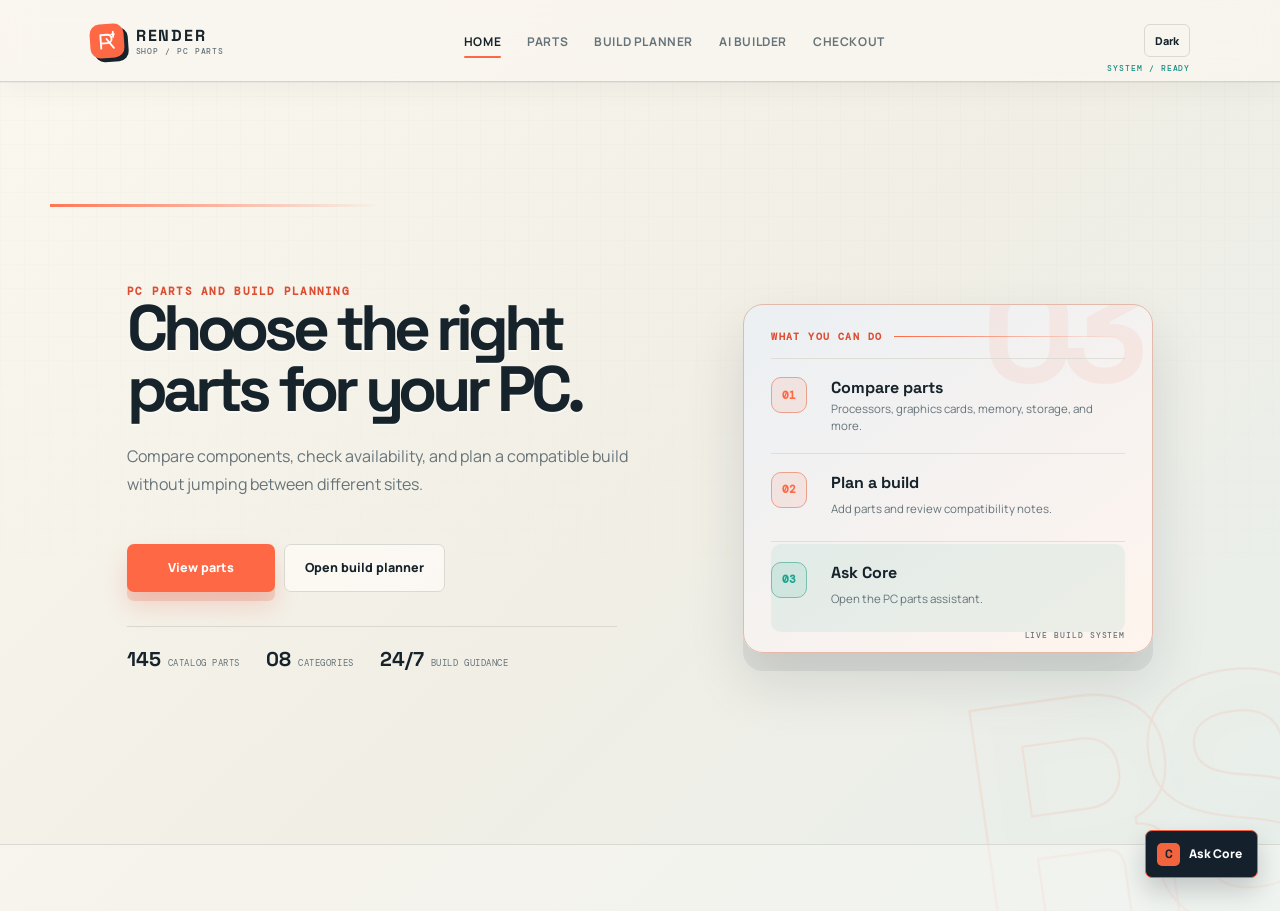
<file: index.html>
<!doctype html>
<html lang="en">
  <head>
    <meta charset="UTF-8" />
    <meta name="viewport" content="width=device-width, initial-scale=1.0" />
    <meta name="description" content="Render Shop helps you compare PC parts and plan a compatible build." />
    <link rel="icon" type="image/svg+xml" href="favicon.svg" />
    <link rel="stylesheet" href="style.css" />
    <link rel="stylesheet" href="pages-additions.css" />
    <title>Render Shop | Home</title>
    <link rel="stylesheet" href="ai-bubble.css" />
    <link rel="stylesheet" href="theme.css" />
  </head>
  <body class="fixed-page">
    <nav class="navbar">
      <a class="logo" href="index.html"
        ><span class="logo-icon" aria-hidden="true"
          ><svg viewBox="0 0 32 32" focusable="false">
            <path d="M8 24V8h8a5 5 0 0 1 0 10H8m7-5 8 11" />
            <path d="M21 8h3M23 5v6" /></svg></span
        ><span class="logo-wordmark"><strong>RENDER</strong><small>SHOP / PC PARTS</small></span></a
      >
      <ul class="nav-links">
        <li><a class="active" href="index.html">Home</a></li>
        <li><a href="catalog.html">Parts</a></li>
        <li><a href="builder.html">Build planner</a></li>
        <li><a href="recommendations.html">AI Builder</a></li>
      </ul>
    </nav>
    <main class="page-main home-page">
      <div class="home-copy">
        <p class="eyebrow">PC parts and build planning</p>
        <h1>Choose the right parts for your PC.</h1>
        <p>
          Compare components, check availability, and plan a compatible build without jumping between different sites.
        </p>
        <div class="home-actions">
          <a href="catalog.html" class="btn btn-primary">View parts</a
          ><a href="builder.html" class="btn btn-secondary">Open build planner</a>
        </div>
        <div class="home-stats">
          <div><strong>145</strong><span>catalog parts</span></div>
          <div><strong>08</strong><span>categories</span></div>
          <div><strong>24/7</strong><span>build guidance</span></div>
        </div>
      </div>
      <div class="home-side">
        <div class="home-side-label">What you can do</div>
        <a href="catalog.html"
          ><span>01</span><b>Compare parts</b><small>Processors, graphics cards, memory, storage, and more.</small></a
        ><a href="builder.html"
          ><span>02</span><b>Plan a build</b><small>Add parts and review compatibility notes.</small></a
        ><button class="home-side-chat" type="button" aria-controls="coreChatPanel">
          <span>03</span><b>Ask Core</b><small>Open the PC parts assistant.</small>
        </button>
      </div>
    </main>
    <div class="core-chat">
      <button class="core-chat-launcher" type="button" aria-expanded="false" aria-controls="coreChatPanel">
        <span class="core-chat-mark">C</span><span>Ask Core</span>
      </button>
      <section class="core-chat-panel" id="coreChatPanel" hidden aria-label="Core PC parts assistant">
        <header class="core-chat-header" title="Drag to move">
          <div><strong>Core</strong><small>PC parts assistant</small></div>
          <div class="core-chat-header-actions">
            <button class="core-chat-minimize" type="button" aria-label="Minimize chat">&minus;</button
            ><button class="core-chat-close" type="button" aria-label="Close chat">&times;</button>
          </div>
        </header>
        <div class="core-chat-messages" aria-live="polite">
          <div class="core-chat-message assistant">
            Tell me what you are building, your budget, or which part you are unsure about.
          </div>
        </div>
        <form class="core-chat-form">
          <textarea rows="2" placeholder="Ask about a part or build..." aria-label="Message Core"></textarea
          ><button type="submit">Send</button>
        </form>
        <div class="core-chat-note">Uses Groq's free API tier when GROQ_API_KEY is configured.</div>
      </section>
    </div>
    <footer class="footer" aria-hidden="true"></footer>
    <script src="ai-bubble.js"></script>
    <script src="theme.js"></script>
  </body>
</html>
</file>
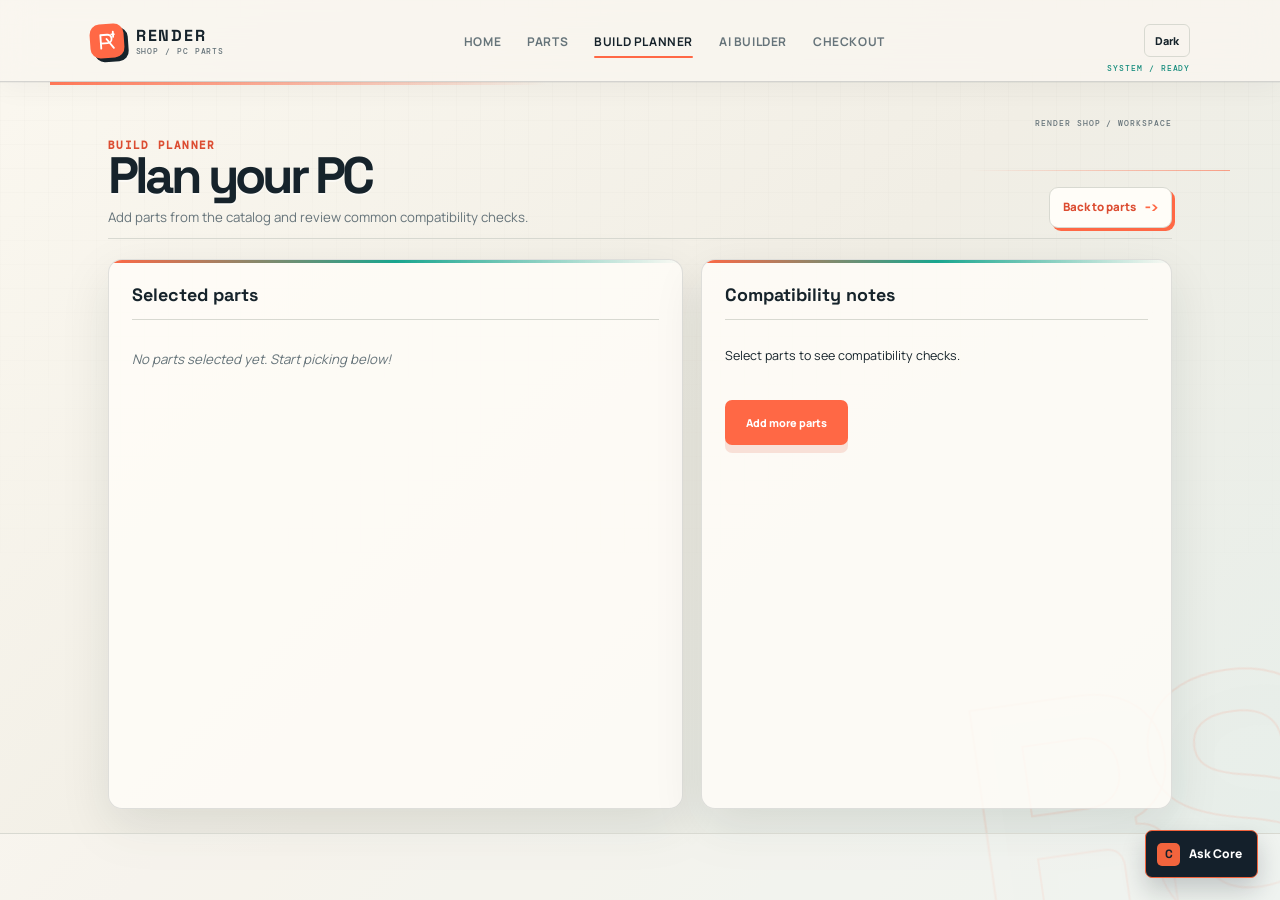
<file: builder.html>
<!doctype html>
<html lang="en">
  <head>
    <meta charset="UTF-8" />
    <meta name="viewport" content="width=device-width, initial-scale=1.0" />
    <link rel="icon" type="image/svg+xml" href="favicon.svg" />
    <link rel="stylesheet" href="style.css" />
    <link rel="stylesheet" href="pages-additions.css" />
    <title>Render Shop | Build Planner</title>
    <link rel="stylesheet" href="ai-bubble.css" />
    <link rel="stylesheet" href="theme.css" />
  </head>
  <body class="fixed-page">
    <nav class="navbar">
      <a class="logo" href="index.html"
        ><span class="logo-icon" aria-hidden="true"
          ><svg viewBox="0 0 32 32" focusable="false">
            <path d="M8 24V8h8a5 5 0 0 1 0 10H8m7-5 8 11" />
            <path d="M21 8h3M23 5v6" /></svg></span
        ><span class="logo-wordmark"><strong>RENDER</strong><small>SHOP / PC PARTS</small></span></a
      >
      <ul class="nav-links">
        <li><a href="index.html">Home</a></li>
        <li><a href="catalog.html">Parts</a></li>
        <li><a class="active" href="builder.html">Build planner</a></li>
        <li><a href="recommendations.html">AI Builder</a></li>
      </ul>
    </nav>
    <main class="page-main app-page">
      <div class="page-heading">
        <div>
          <p class="eyebrow">Build planner</p>
          <h1>Plan your PC</h1>
          <p>Add parts from the catalog and review common compatibility checks.</p>
        </div>
        <a class="small-link" href="catalog.html">Back to parts</a>
      </div>
      <div class="builder-layout builder-page-layout">
        <div class="current-build card">
          <h3>Selected parts</h3>
          <div id="buildList" class="build-list">
            <p class="empty-msg">No parts selected yet. Add parts from the catalog.</p>
          </div>
          <div class="build-summary is-hidden" id="buildSummary">
            <p><strong>Estimated price:</strong> <span id="totalPrice">$0</span></p>
            <p>
              <strong>Compatibility:</strong>
              <span id="compatStatus">Not checked</span>
            </p>
          </div>
          <button class="btn btn-danger is-hidden" id="clearBuildBtn">Clear selections</button>
        </div>
        <div class="compat-notice card">
          <h3>Compatibility notes</h3>
          <ul id="compatMessages">
            <li>Select parts to see compatibility checks.</li>
          </ul>
          <a href="catalog.html" class="btn btn-primary builder-add-button">Add more parts</a>
        </div>
      </div>
    </main>
    <template id="build-item-template"
      ><div class="build-item">
        <span class="build-item-name"></span><span class="part-price build-item-price"></span
        ><button class="remove-part" type="button" aria-label="Remove part">&times;</button>
      </div></template
    >
    <template id="compat-message-template"><li></li></template>
    <div class="core-chat">
      <button class="core-chat-launcher" type="button" aria-expanded="false" aria-controls="coreChatPanel">
        <span class="core-chat-mark">C</span><span>Ask Core</span>
      </button>
      <section class="core-chat-panel" id="coreChatPanel" hidden aria-label="Core PC parts assistant">
        <header class="core-chat-header" title="Drag to move">
          <div><strong>Core</strong><small>PC parts assistant</small></div>
          <div class="core-chat-header-actions">
            <button class="core-chat-minimize" type="button" aria-label="Minimize chat">&minus;</button
            ><button class="core-chat-close" type="button" aria-label="Close chat">&times;</button>
          </div>
        </header>
        <div class="core-chat-messages" aria-live="polite">
          <div class="core-chat-message assistant">
            Tell me what you are building, your budget, or which part you are unsure about.
          </div>
        </div>
        <form class="core-chat-form">
          <textarea rows="2" placeholder="Ask about a part or build..." aria-label="Message Core"></textarea
          ><button type="submit">Send</button>
        </form>
        <div class="core-chat-note">Uses Groq's free API tier when GROQ_API_KEY is configured.</div>
      </section>
    </div>
    <footer class="footer" aria-hidden="true"></footer>
    <script src="script.js"></script>
    <script src="ai-bubble.js"></script>
    <script src="theme.js"></script>
  </body>
</html>
</file>
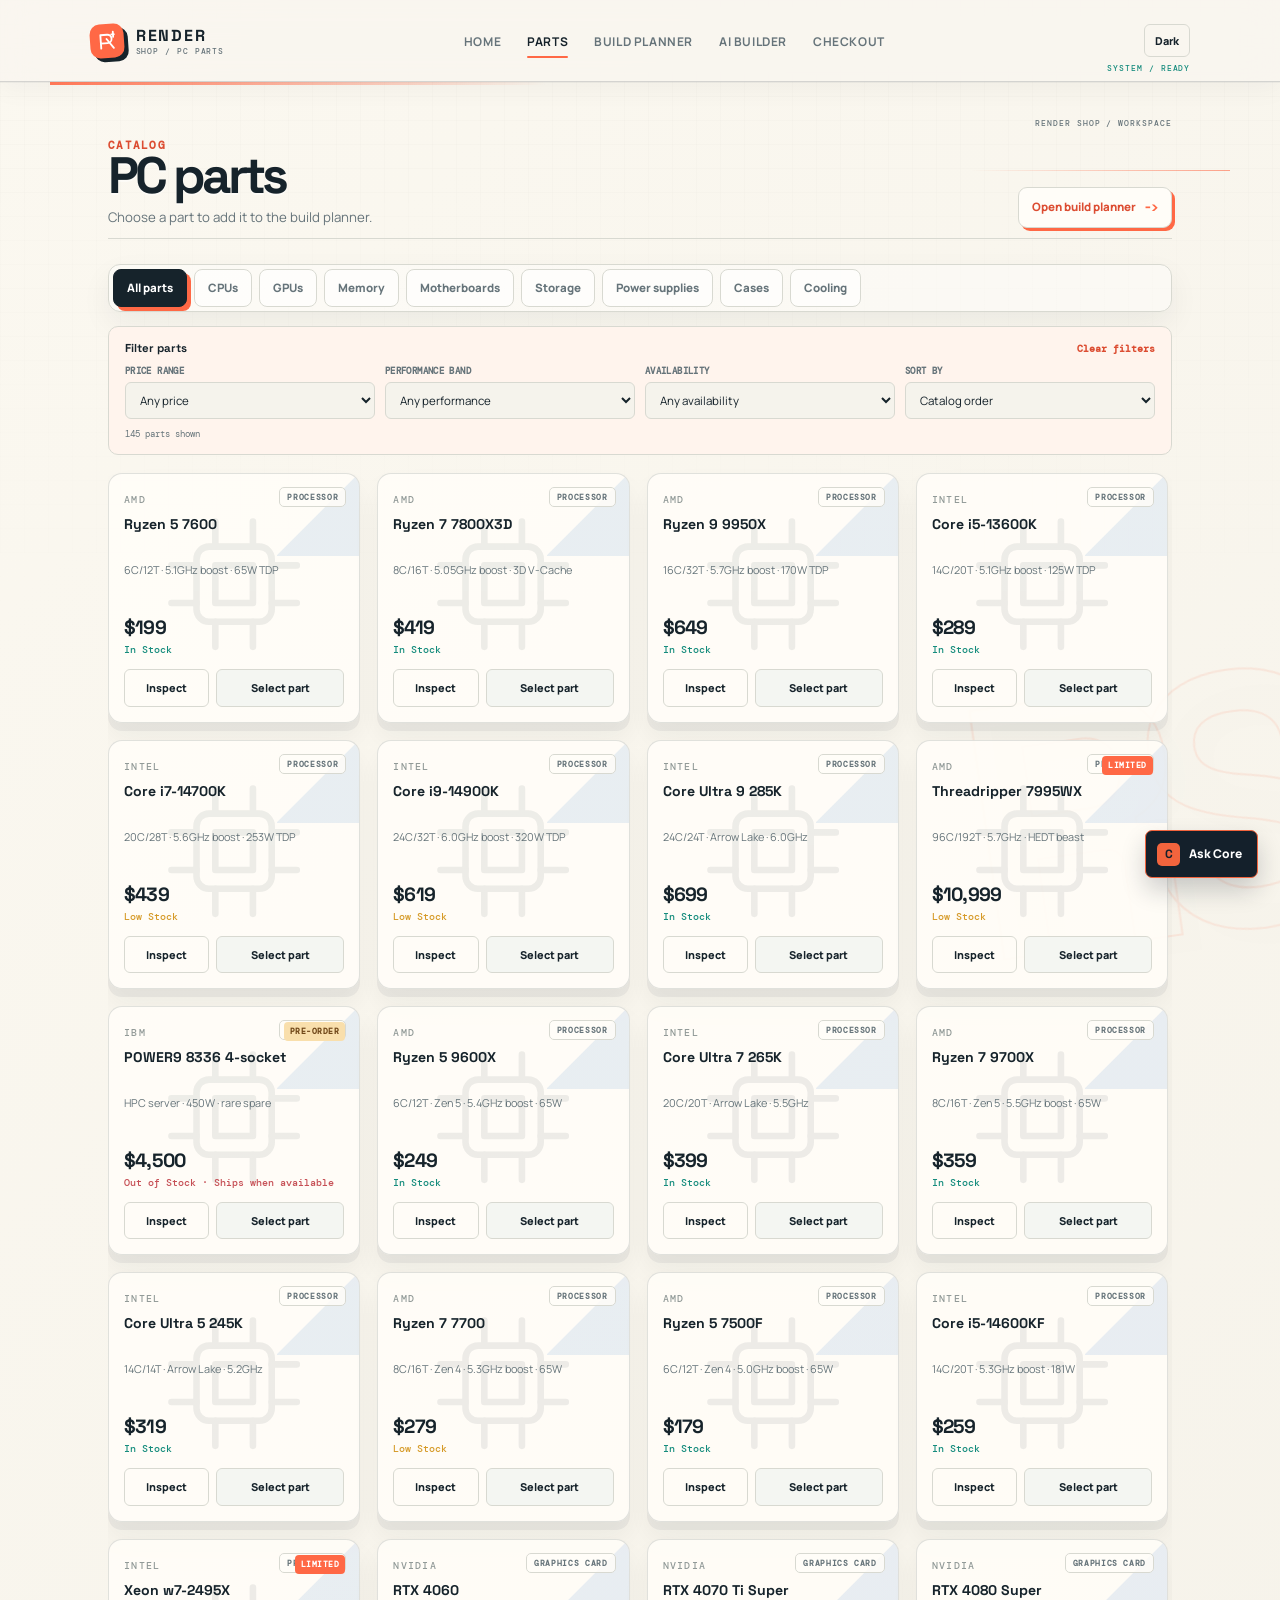
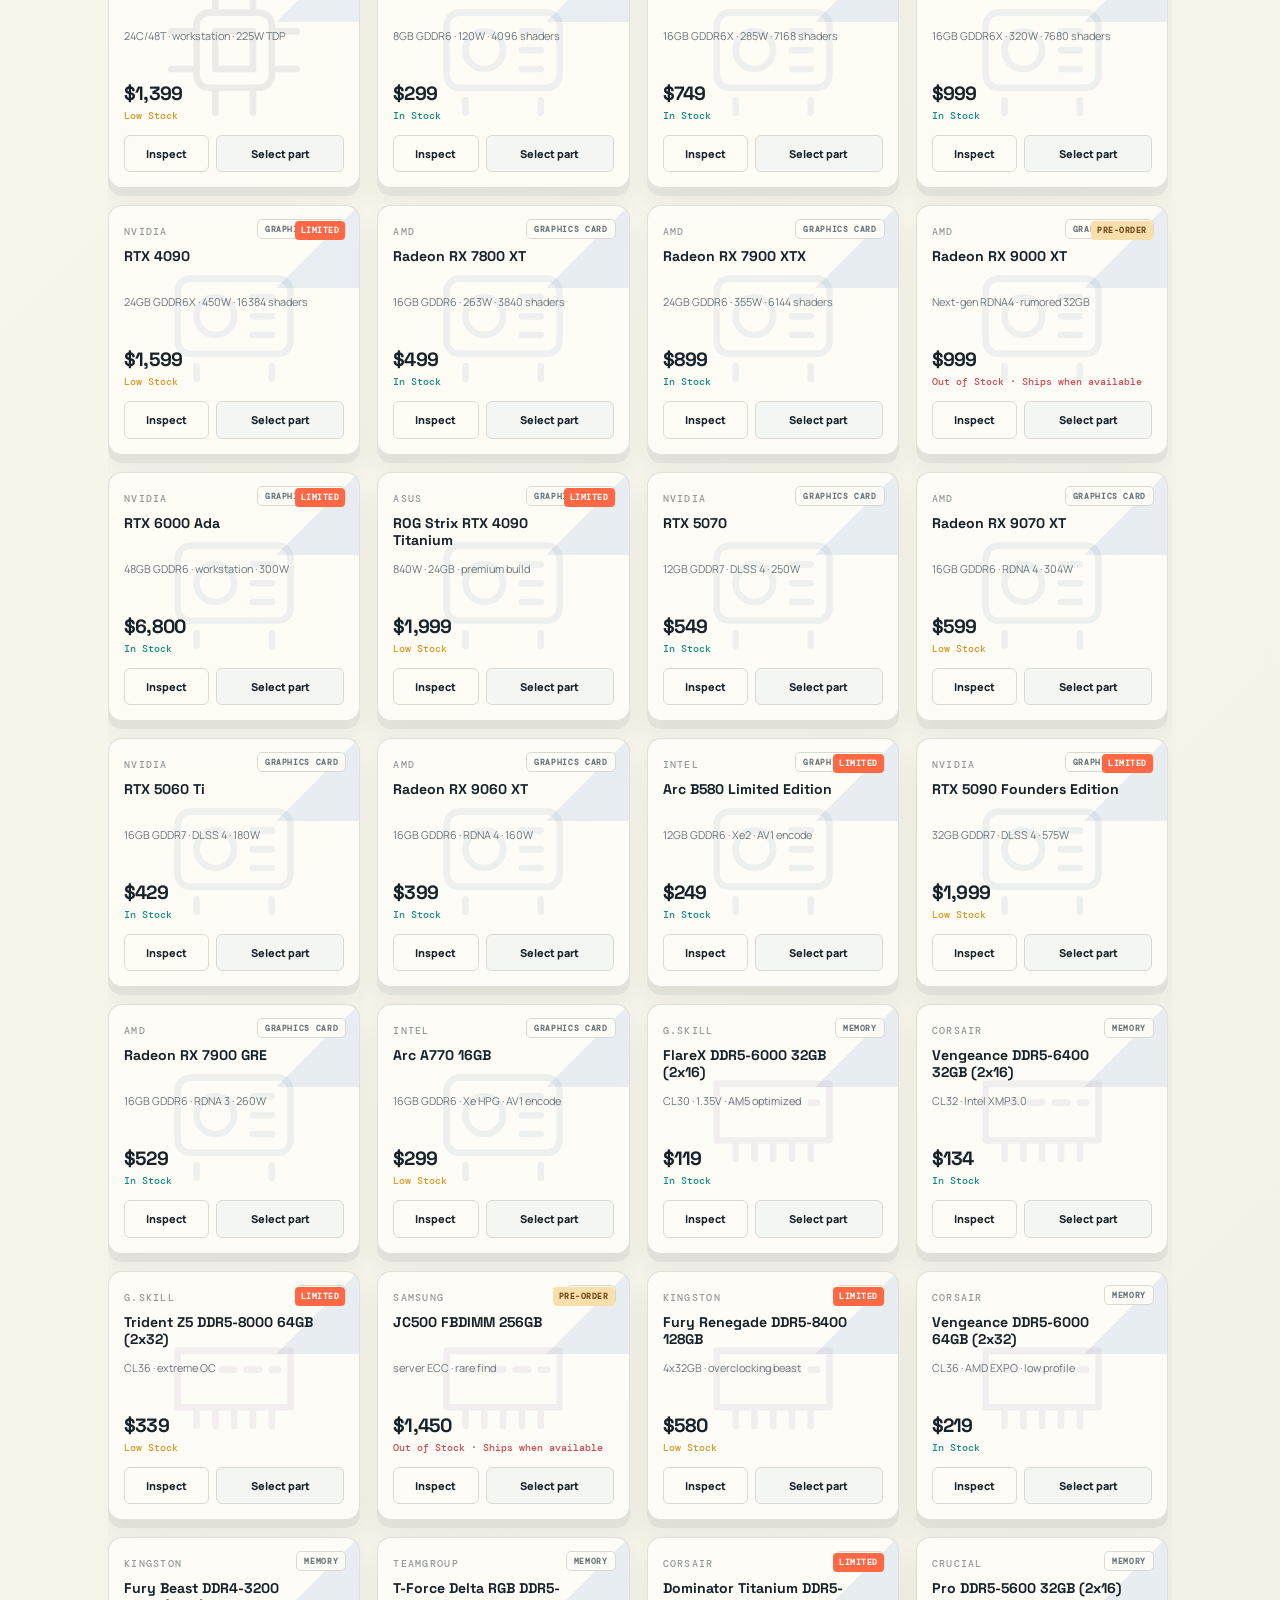
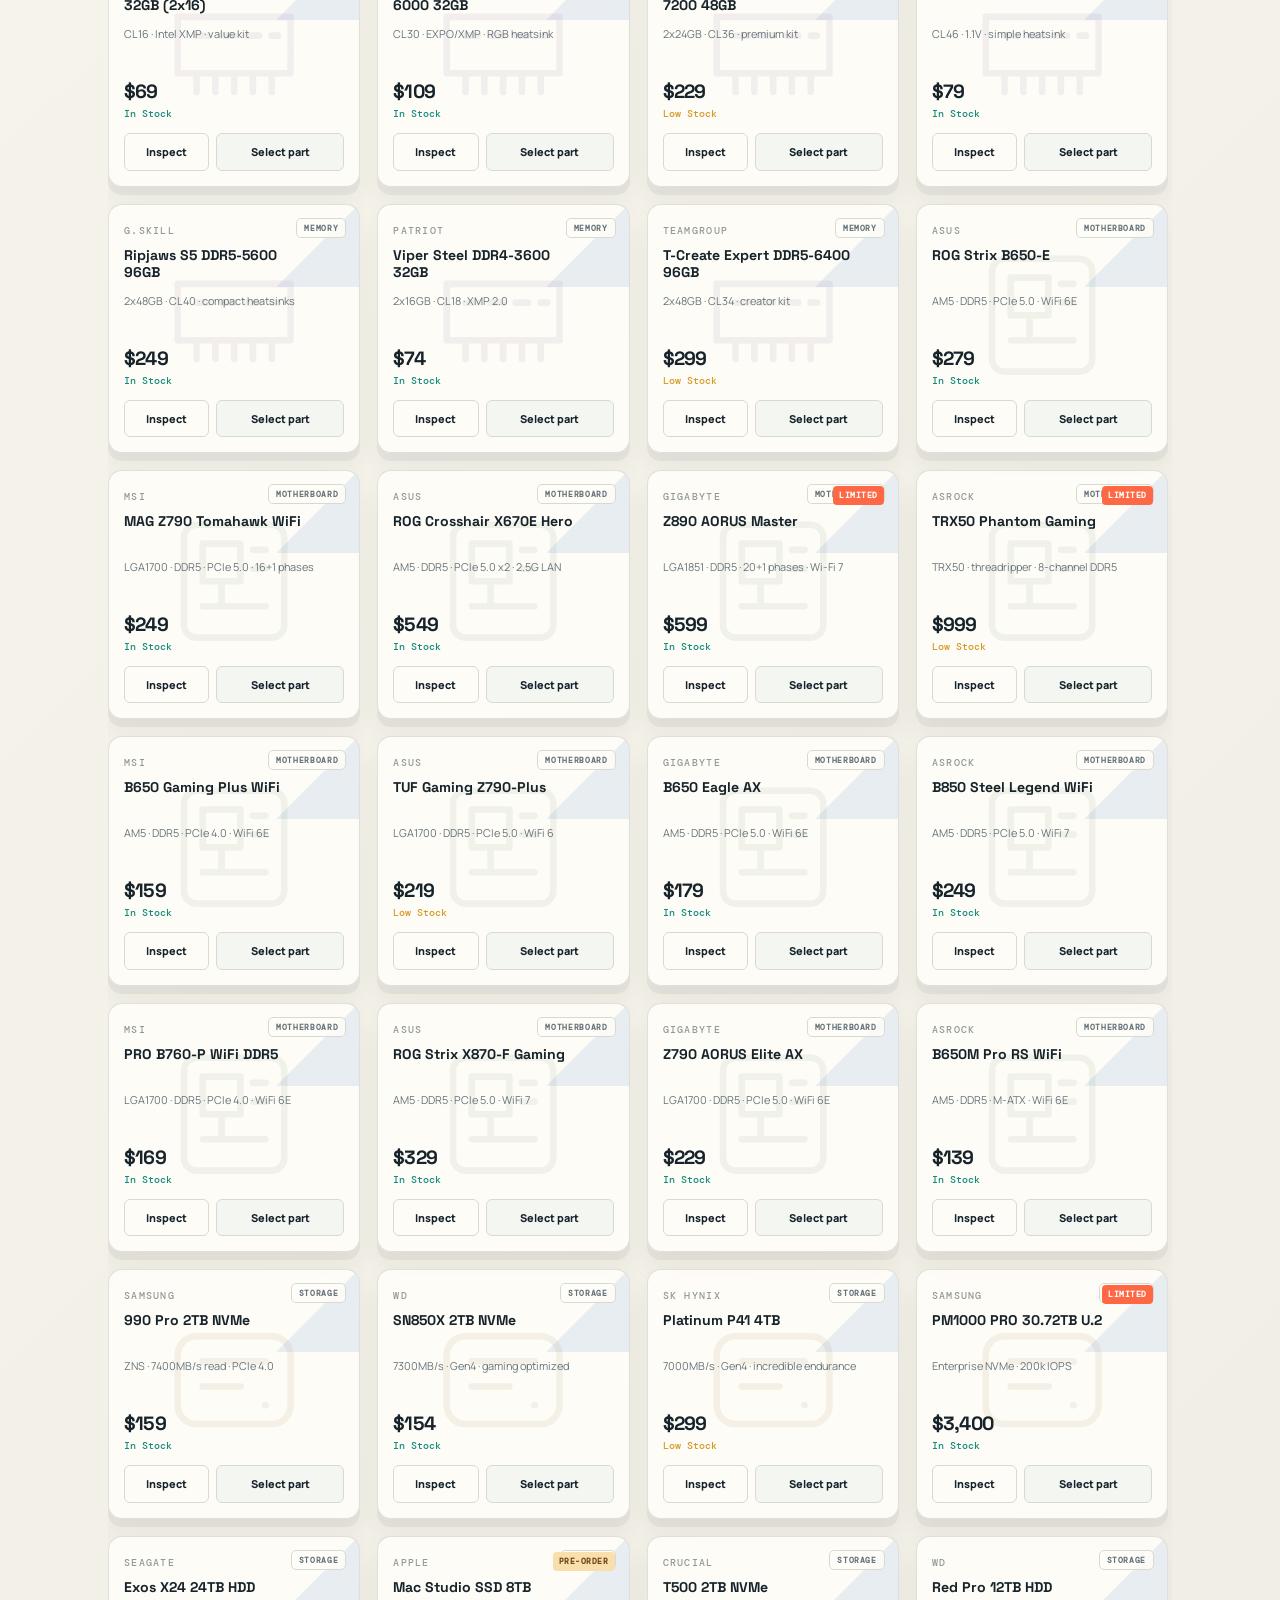
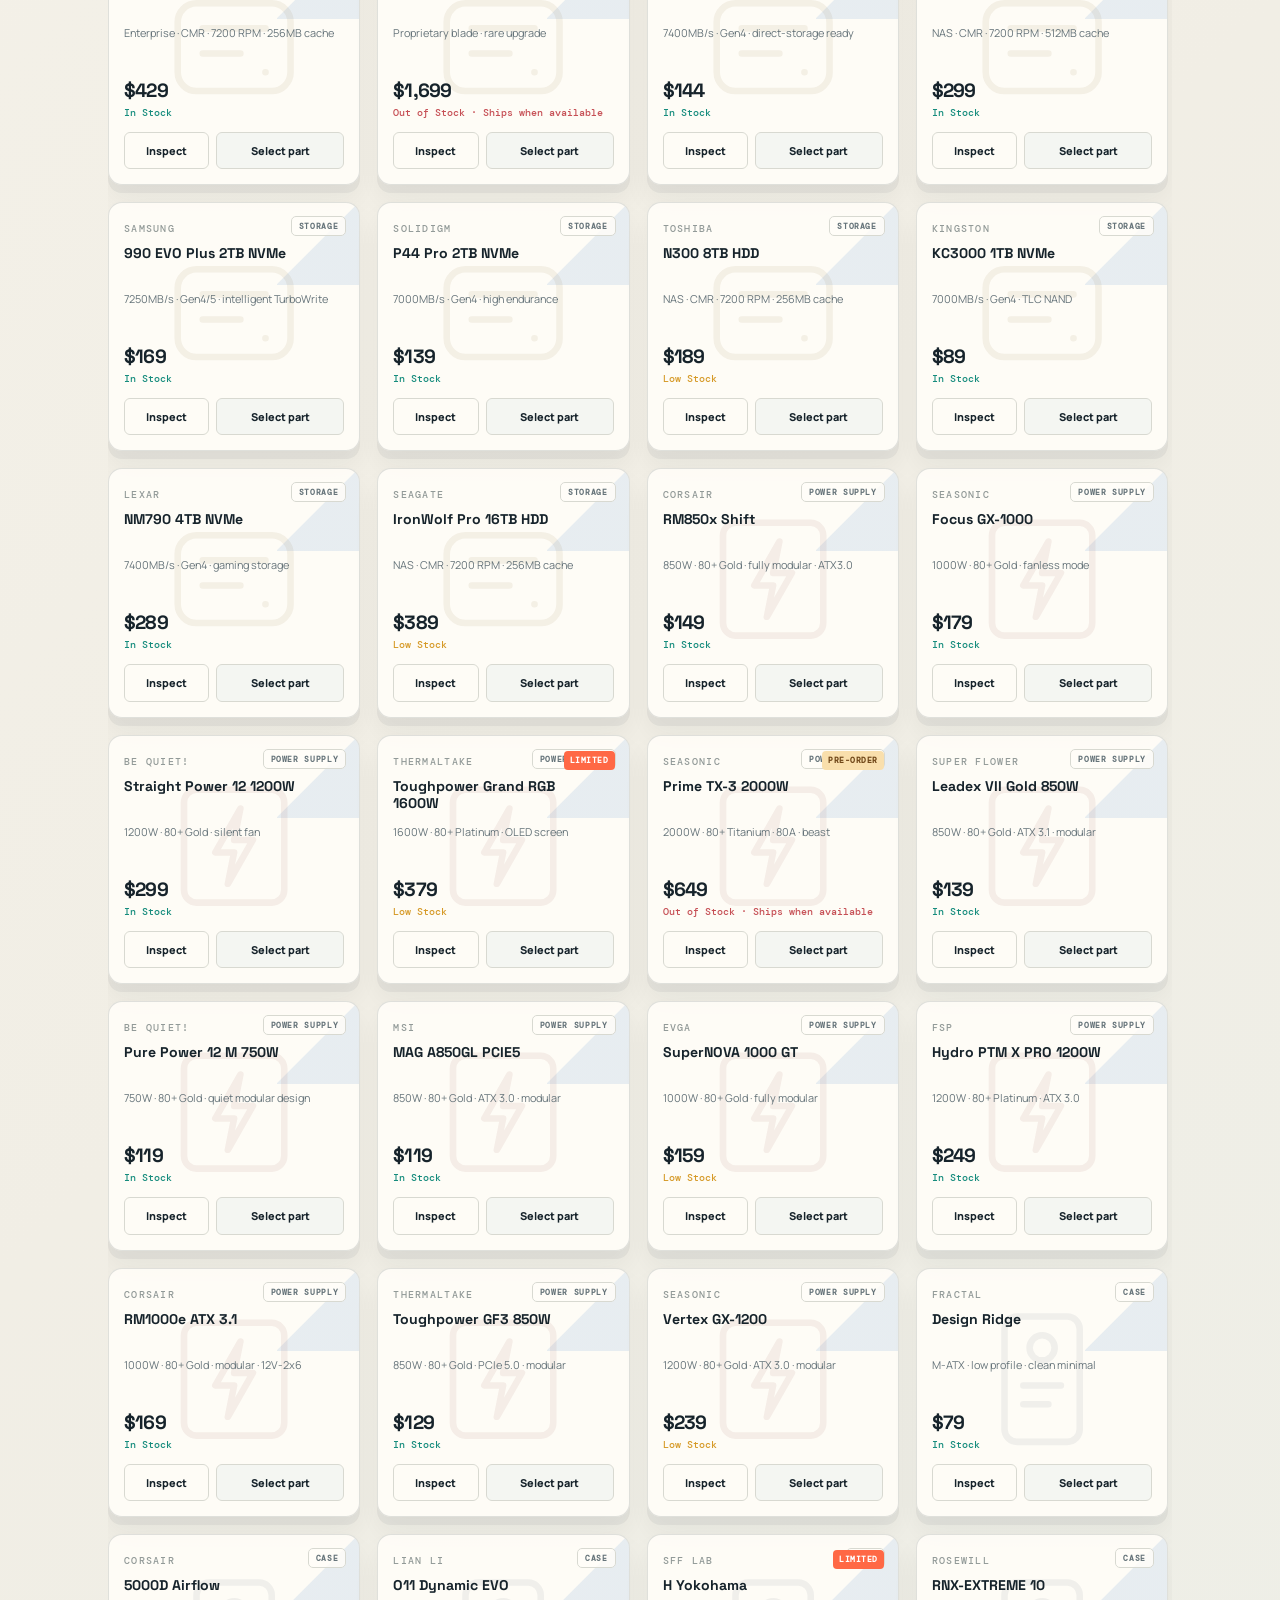
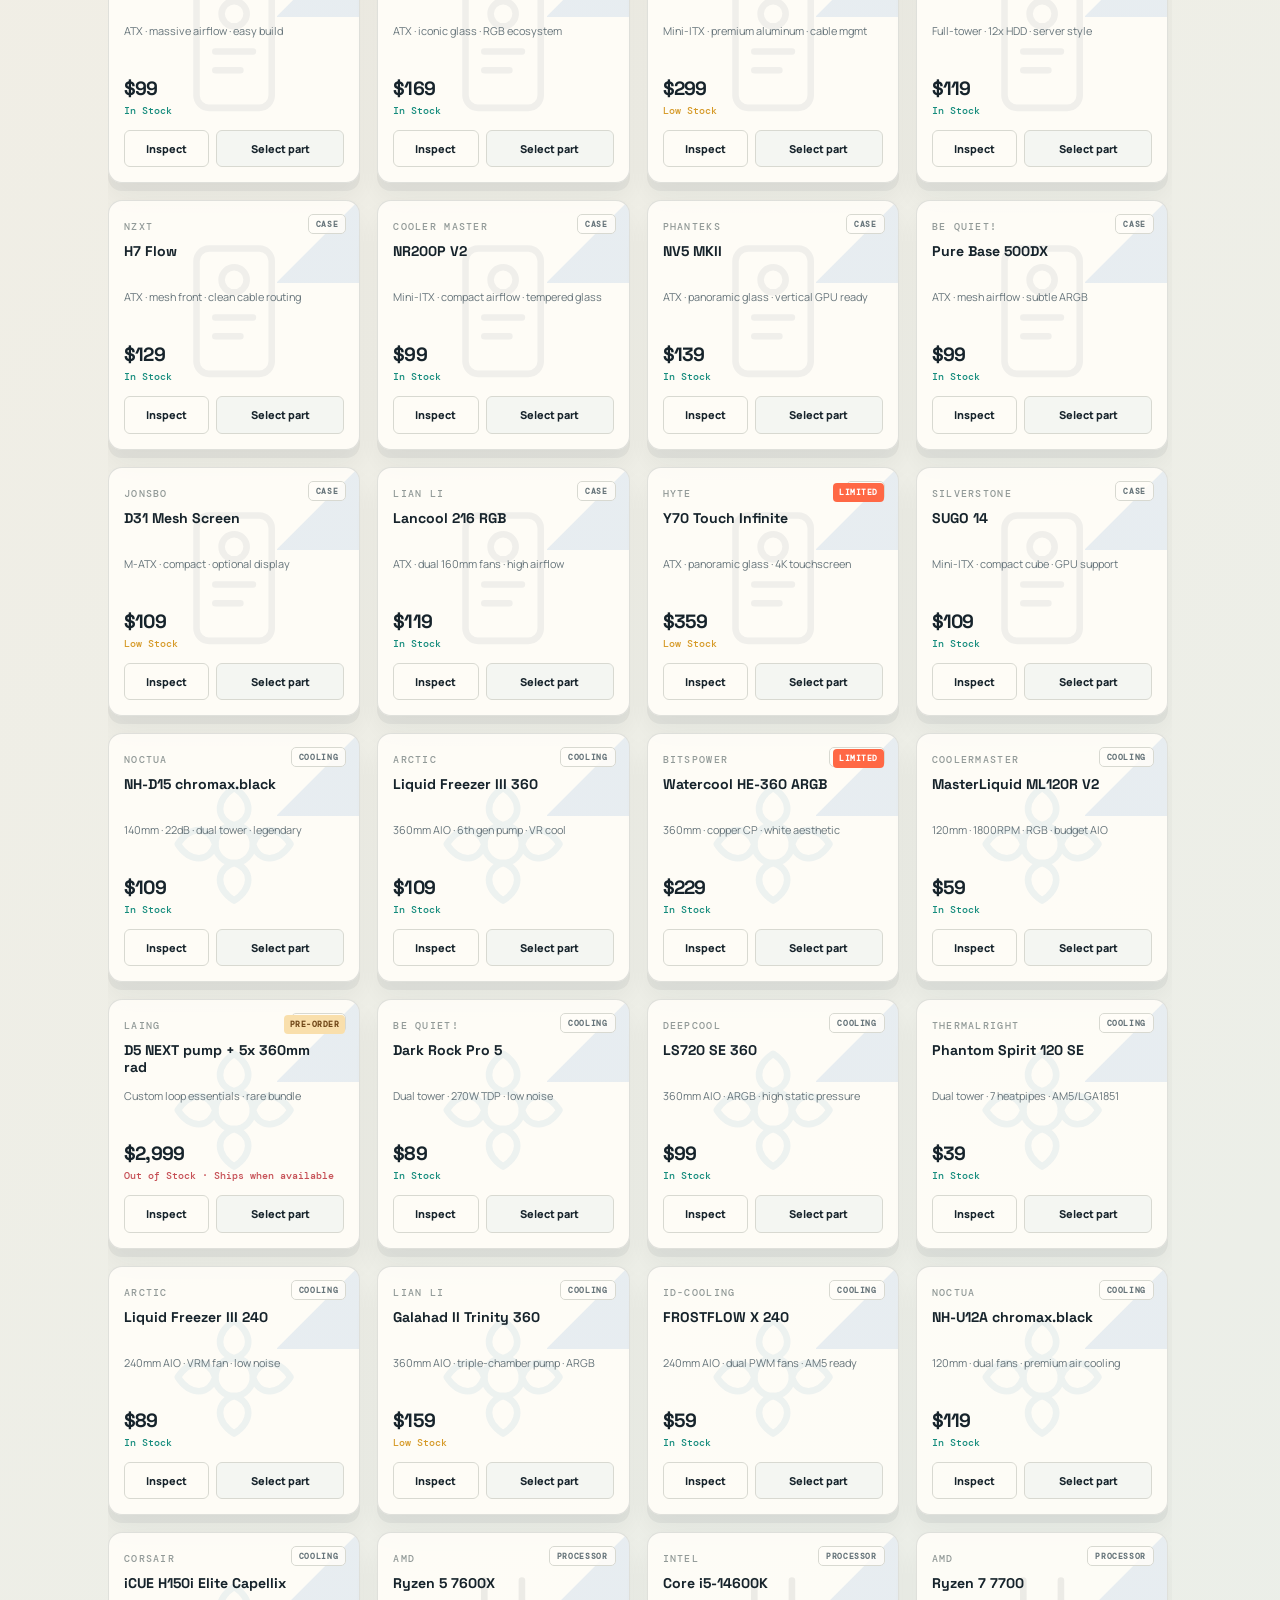
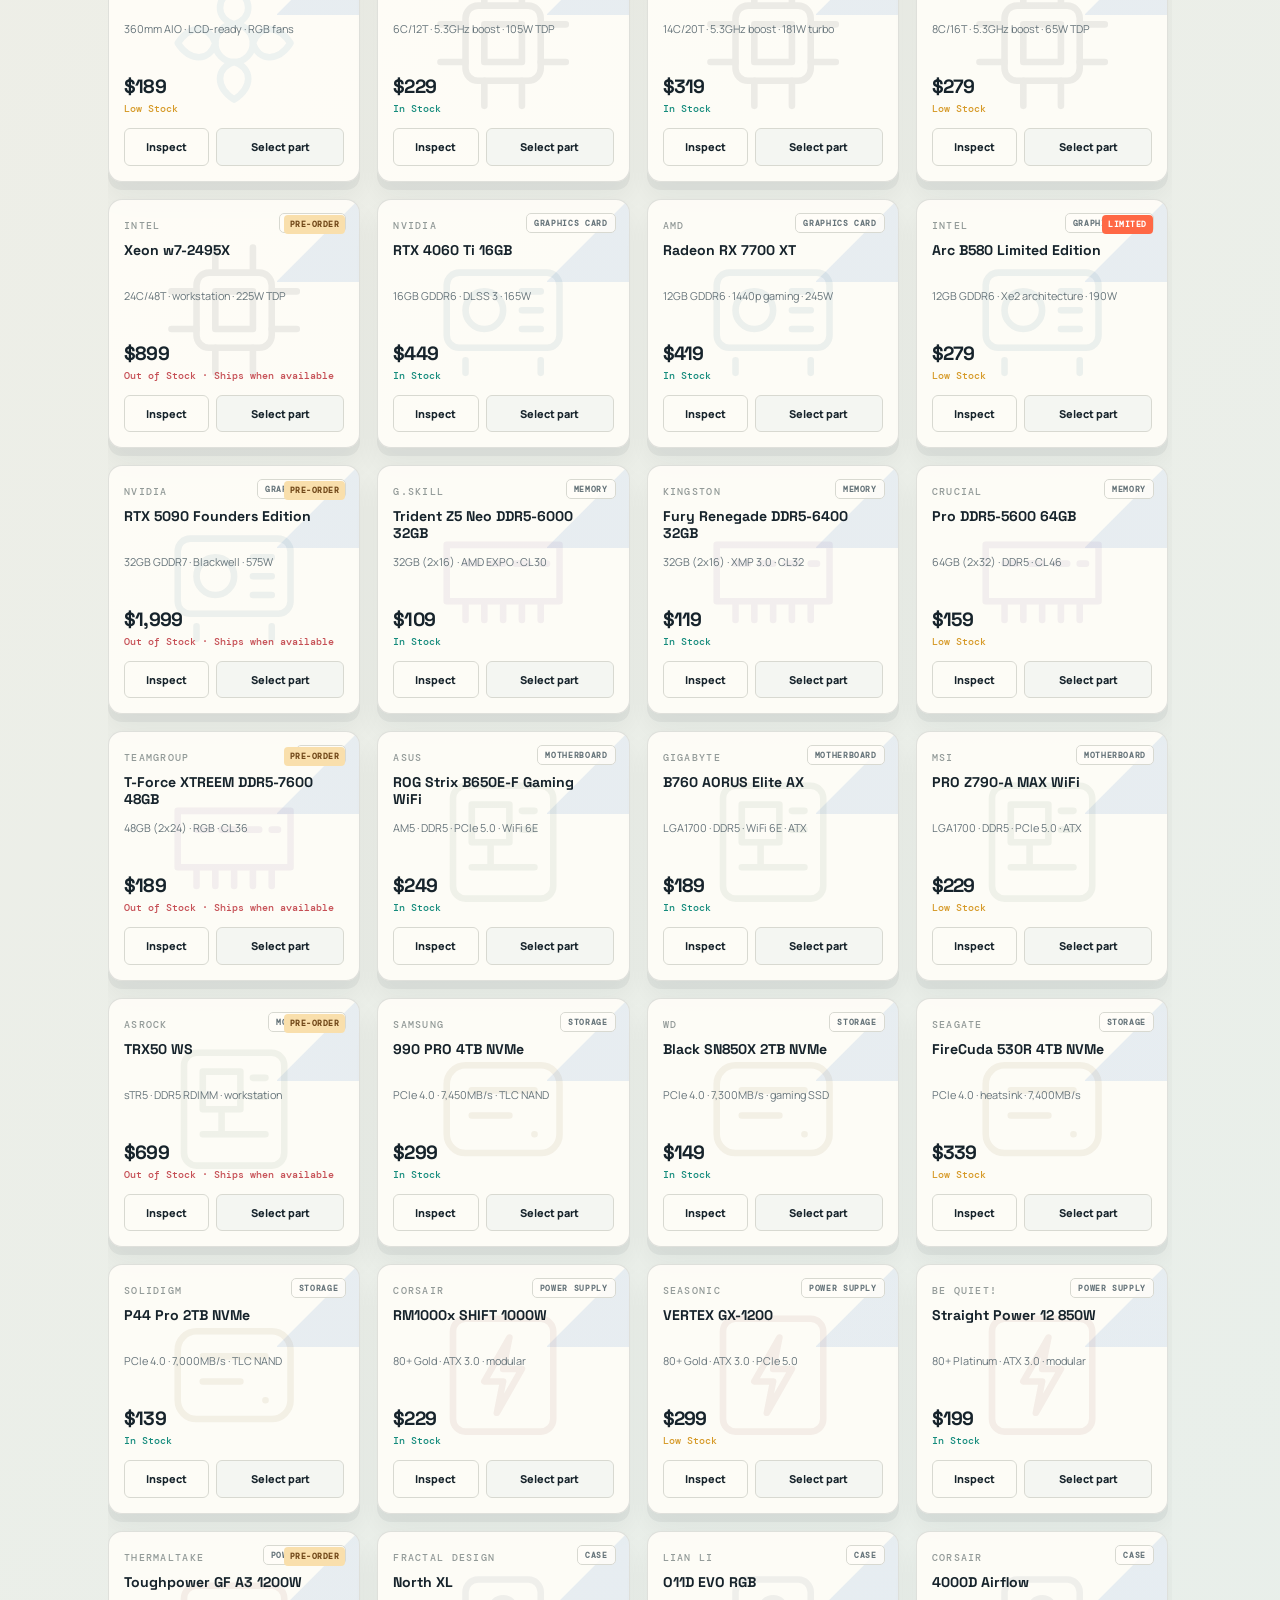
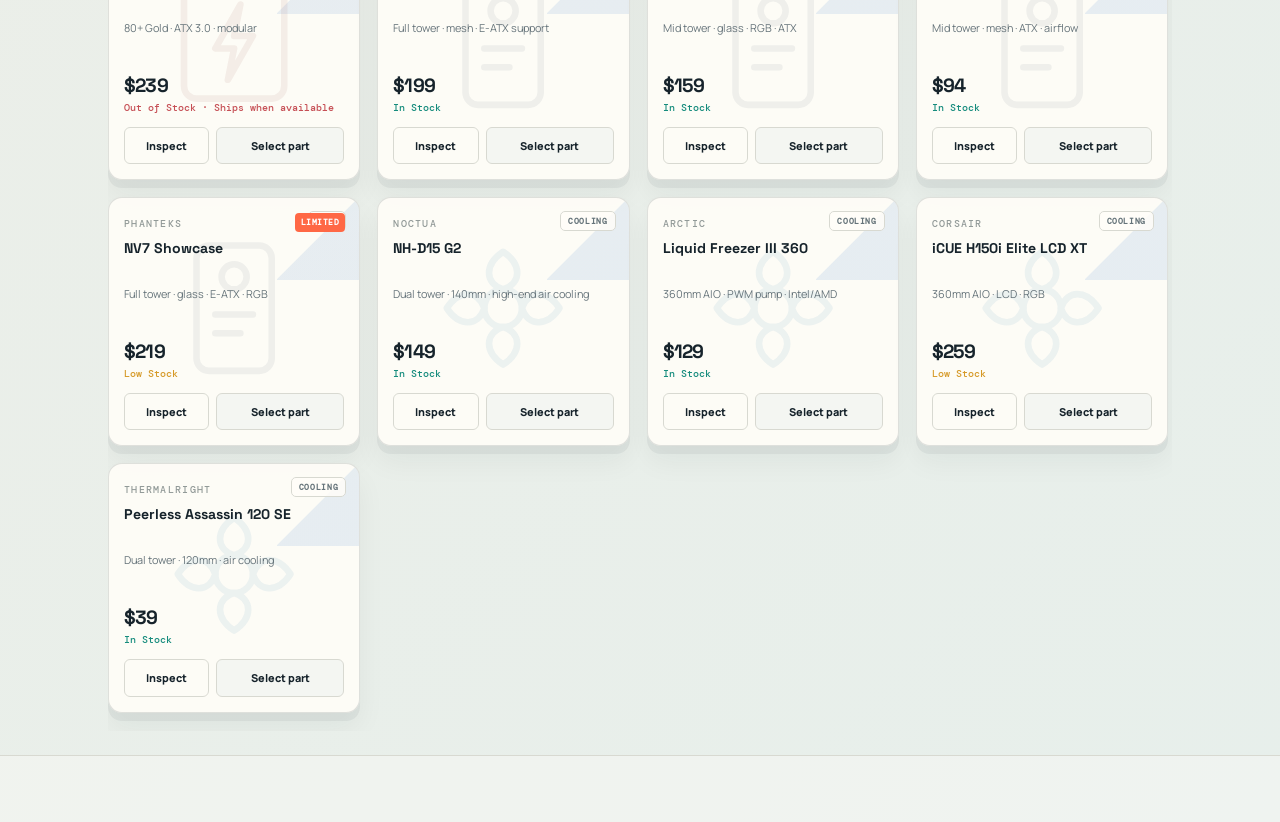
<file: catalog.html>
<!doctype html>
<html lang="en">
  <head>
    <meta charset="UTF-8" />
    <meta name="viewport" content="width=device-width, initial-scale=1.0" />
    <link rel="icon" type="image/svg+xml" href="favicon.svg" />
    <link rel="stylesheet" href="style.css" />
    <link rel="stylesheet" href="pages-additions.css" />
    <title>Render Shop | Parts Catalog</title>
    <link rel="stylesheet" href="ai-bubble.css" />
    <link rel="stylesheet" href="theme.css" />
    <link rel="stylesheet" href="inspection.css" />
  </head>
  <body class="fixed-page">
    <nav class="navbar">
      <a class="logo" href="index.html"
        ><span class="logo-icon" aria-hidden="true"
          ><svg viewBox="0 0 32 32" focusable="false">
            <path d="M8 24V8h8a5 5 0 0 1 0 10H8m7-5 8 11" />
            <path d="M21 8h3M23 5v6" /></svg></span
        ><span class="logo-wordmark"><strong>RENDER</strong><small>SHOP / PC PARTS</small></span></a
      >
      <ul class="nav-links">
        <li><a href="index.html">Home</a></li>
        <li><a class="active" href="catalog.html">Parts</a></li>
        <li><a href="builder.html">Build planner</a></li>
        <li><a href="recommendations.html">AI Builder</a></li>
      </ul>
    </nav>
    <main class="page-main app-page">
      <div class="page-heading">
        <div>
          <p class="eyebrow">Catalog</p>
          <h1>PC parts</h1>
          <p>Choose a part to add it to the build planner.</p>
        </div>
        <a class="small-link" href="builder.html">Open build planner</a>
      </div>
      <div class="category-filters">
        <button class="cat-btn active" data-cat="all">All parts</button
        ><button class="cat-btn" data-cat="cpu">CPUs</button><button class="cat-btn" data-cat="gpu">GPUs</button
        ><button class="cat-btn" data-cat="ram">Memory</button
        ><button class="cat-btn" data-cat="mobo">Motherboards</button
        ><button class="cat-btn" data-cat="storage">Storage</button
        ><button class="cat-btn" data-cat="psu">Power supplies</button
        ><button class="cat-btn" data-cat="case">Cases</button
        ><button class="cat-btn" data-cat="cooling">Cooling</button>
      </div>
      <section class="catalog-filter-panel" aria-label="Filter parts">
        <div class="catalog-filter-heading">
          <strong>Filter parts</strong
          ><button id="clearFilters" class="filter-reset" type="button">Clear filters</button>
        </div>
        <div class="catalog-filter-grid">
          <label
            >Price range<select id="priceFilter">
              <option value="all">Any price</option>
              <option value="0-250">Under $250</option>
              <option value="250-500">$250–$500</option>
              <option value="500-1000">$500–$1,000</option>
              <option value="1000+">Over $1,000</option>
            </select></label
          ><label
            >Performance band<select id="performanceFilter">
              <option value="all">Any performance</option>
              <option value="entry">Entry</option>
              <option value="standard">Standard</option>
              <option value="high">High</option>
              <option value="extreme">Extreme</option>
            </select></label
          ><label
            >Availability<select id="availabilityFilter">
              <option value="all">Any availability</option>
              <option value="in">In stock</option>
              <option value="low">Low stock</option>
              <option value="out">Unavailable</option>
              <option value="preorder">Pre-order</option>
            </select></label
          ><label
            >Sort by<select id="sortFilter">
              <option value="default">Catalog order</option>
              <option value="price-asc">Price: low to high</option>
              <option value="price-desc">Price: high to low</option>
              <option value="name">Name: A to Z</option>
            </select></label
          >
        </div>
        <p id="filterResultCount" class="filter-result-count" aria-live="polite"></p>
      </section>
      <div class="parts-grid compact-grid" id="partsGrid"></div>
    </main>
    <template id="part-card-template"
      ><div class="part-card">
        <div class="part-category">
          <span class="part-icon" aria-hidden="true"></span><span class="part-category-label"></span>
        </div>
        <div class="part-brand"></div>
        <div class="part-name"></div>
        <div class="part-specs"></div>
        <div class="part-price"></div>
        <div class="part-stock"></div>
        <div class="part-card-actions">
          <button class="inspect-part" type="button">Inspect</button><button class="select-part" type="button"></button>
        </div></div
    ></template>
    <template id="inspection-content-template"
      ><p class="eyebrow">Part inspection</p>
      <h2 id="inspectionTitle"></h2>
      <p class="inspection-specs"></p>
      <div class="inspection-meta">
        <strong class="inspection-price"></strong><span class="inspection-stock"></span
        ><span class="inspection-limited" hidden>Limited edition</span>
      </div>
      <div class="inspection-grid">
        <div>
          <div class="inspection-section-title">Researched price history</div>
          <div id="priceHistoryPanel"></div>
        </div>
        <div>
          <div class="inspection-section-title">Initial guidance</div>
          <div class="inspection-verdict"></div>
          <p id="inspectionAI" class="inspection-ai-copy">
            Core is checking the part against its price, stock status, and nearby alternatives...
          </p>
        </div>
      </div>
      <div class="inspection-section-title">Alternatives</div>
      <div class="inspection-alternatives"></div>
      <div class="inspection-actions">
        <button class="btn btn-primary inspection-select" type="button"></button
        ><button class="btn btn-secondary inspection-ai-button" type="button">Ask Core again</button>
      </div></template
    >
    <template id="inspection-alternative-template"
      ><button class="inspection-alternative" type="button"><span></span><strong></strong></button
    ></template>
    <div class="inspection-backdrop" id="inspectionBackdrop" hidden>
      <section class="inspection-modal" role="dialog" aria-modal="true" aria-labelledby="inspectionTitle">
        <button class="inspection-close" type="button" aria-label="Close inspection">&times;</button>
        <div id="inspectionContent"></div>
      </section>
    </div>
    <div class="core-chat">
      <button class="core-chat-launcher" type="button" aria-expanded="false" aria-controls="coreChatPanel">
        <span class="core-chat-mark">C</span><span>Ask Core</span>
      </button>
      <section class="core-chat-panel" id="coreChatPanel" hidden aria-label="Core PC parts assistant">
        <header class="core-chat-header" title="Drag to move">
          <div><strong>Core</strong><small>PC parts assistant</small></div>
          <div class="core-chat-header-actions">
            <button class="core-chat-minimize" type="button" aria-label="Minimize chat">&minus;</button
            ><button class="core-chat-close" type="button" aria-label="Close chat">&times;</button>
          </div>
        </header>
        <div class="core-chat-messages" aria-live="polite">
          <div class="core-chat-message assistant">
            Tell me what you are building, your budget, or which part you are unsure about.
          </div>
        </div>
        <form class="core-chat-form">
          <textarea rows="2" placeholder="Ask about a part or build..." aria-label="Message Core"></textarea
          ><button type="submit">Send</button>
        </form>
        <div class="core-chat-note">Uses Groq's free API tier when GROQ_API_KEY is configured.</div>
      </section>
    </div>
    <footer class="footer" aria-hidden="true"></footer>
    <script src="script.js"></script>
    <script src="ai-bubble.js"></script>
    <script src="theme.js"></script>
  </body>
</html>
</file>
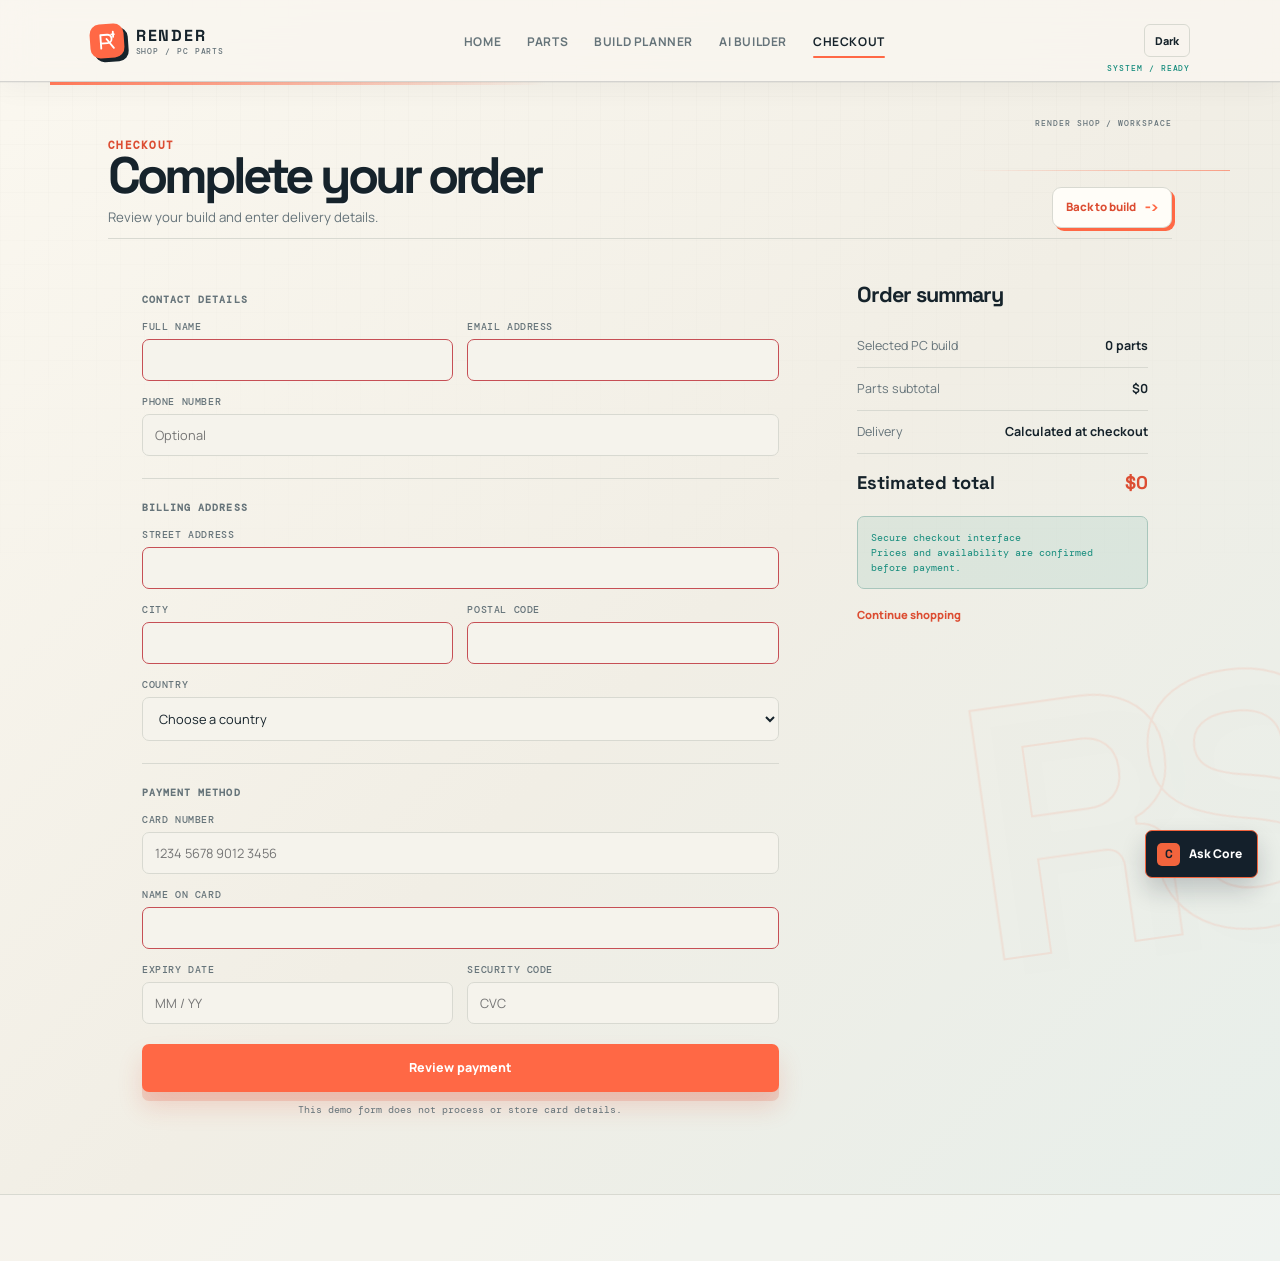
<file: payment.html>
<!doctype html>
<html lang="en">
  <head>
    <meta charset="UTF-8" />
    <meta name="viewport" content="width=device-width, initial-scale=1.0" />
    <meta name="description" content="Render Shop checkout page." />
    <link rel="icon" type="image/svg+xml" href="favicon.svg" />
    <link rel="stylesheet" href="style.css" />
    <link rel="stylesheet" href="pages-additions.css" />
    <link rel="stylesheet" href="theme.css" />
    <link rel="stylesheet" href="payment.css" />
    <link rel="stylesheet" href="ai-bubble.css" />
    <title>Render Shop | Checkout</title>
  </head>
  <body class="fixed-page">
    <nav class="navbar">
      <a class="logo" href="index.html"
        ><span class="logo-icon" aria-hidden="true"
          ><svg viewBox="0 0 32 32" focusable="false">
            <path d="M8 24V8h8a5 5 0 0 1 0 10H8m7-5 8 11" />
            <path d="M21 8h3M23 5v6" /></svg></span
        ><span class="logo-wordmark"><strong>RENDER</strong><small>SHOP / PC PARTS</small></span></a
      >
      <ul class="nav-links">
        <li><a href="index.html">Home</a></li>
        <li><a href="catalog.html">Parts</a></li>
        <li><a href="builder.html">Build planner</a></li>
        <li><a href="recommendations.html">AI Builder</a></li>
      </ul>
    </nav>
    <main class="page-main app-page">
      <div class="page-heading">
        <div>
          <p class="eyebrow">Checkout</p>
          <h1>Complete your order</h1>
          <p>Review your build and enter delivery details.</p>
        </div>
        <a class="small-link" href="builder.html">Back to build</a>
      </div>
      <div class="payment-layout">
        <form class="payment-card card" id="paymentForm" action="#order-confirmed" method="get">
          <div class="payment-section">
            <div class="payment-section-title">Contact details</div>
            <div class="payment-fields">
              <div>
                <label for="full-name">Full name</label
                ><input id="full-name" name="name" autocomplete="name" required />
              </div>
              <div>
                <label for="email">Email address</label
                ><input id="email" name="email" type="email" autocomplete="email" required />
              </div>
              <div class="full-width">
                <label for="phone">Phone number</label
                ><input id="phone" name="phone" type="tel" autocomplete="tel" placeholder="Optional" />
              </div>
            </div>
          </div>
          <div class="payment-section">
            <div class="payment-section-title">Billing address</div>
            <div class="payment-fields">
              <div class="full-width">
                <label for="address">Street address</label
                ><input id="address" name="address" autocomplete="street-address" required />
              </div>
              <div>
                <label for="city">City</label><input id="city" name="city" autocomplete="address-level2" required />
              </div>
              <div>
                <label for="postal-code">Postal code</label
                ><input id="postal-code" name="postal-code" autocomplete="postal-code" required />
              </div>
              <div class="full-width">
                <label for="country">Country</label
                ><select id="country" name="country" autocomplete="country-name" required>
                  <option value="">Choose a country</option>
                  <option>India</option>
                  <option>United States</option>
                  <option>United Kingdom</option>
                  <option>Canada</option>
                  <option>Australia</option>
                </select>
              </div>
            </div>
          </div>
          <div class="payment-section">
            <div class="payment-section-title">Payment method</div>
            <div class="payment-fields">
              <div class="full-width">
                <label for="card-number">Card number</label
                ><input
                  id="card-number"
                  name="card-number"
                  inputmode="numeric"
                  autocomplete="cc-number"
                  placeholder="1234 5678 9012 3456"
                  minlength="12"
                  required
                />
              </div>
              <div class="full-width">
                <label for="card-name">Name on card</label
                ><input id="card-name" name="card-name" autocomplete="cc-name" required />
              </div>
              <div>
                <label for="expiry">Expiry date</label
                ><input
                  id="expiry"
                  name="expiry"
                  inputmode="numeric"
                  autocomplete="cc-exp"
                  placeholder="MM / YY"
                  pattern="[0-9]{2}\\s?/\\s?[0-9]{2}"
                  required
                />
              </div>
              <div>
                <label for="cvc">Security code</label
                ><input
                  id="cvc"
                  name="cvc"
                  inputmode="numeric"
                  autocomplete="cc-csc"
                  placeholder="CVC"
                  pattern="[0-9]{3,4}"
                  required
                />
              </div>
            </div>
            <button class="btn btn-primary payment-submit" type="submit">Review payment</button>
            <p class="payment-note">This demo form does not process or store card details.</p>
            <p class="checkout-status" id="checkoutStatus" role="status" aria-live="polite"></p>
          </div>
        </form>
        <aside class="order-summary card" aria-label="Order summary">
          <h2>Order summary</h2>
          <div class="order-line"><span>Selected PC build</span><strong data-checkout-count>0 parts</strong></div>
          <div class="order-line"><span>Parts subtotal</span><strong data-checkout-subtotal>$0</strong></div>
          <div class="order-line"><span>Delivery</span><strong>Calculated at checkout</strong></div>
          <div class="order-total"><span>Estimated total</span><strong data-checkout-total>$0</strong></div>
          <div class="payment-security">
            Secure checkout interface<br />Prices and availability are confirmed before payment.
          </div>
          <a class="payment-back" href="catalog.html">Continue shopping</a>
        </aside>
        <section class="checkout-confirmation is-hidden" id="order-confirmed" aria-live="polite">
          <strong>Order review complete.</strong
          ><span>This is a planning demo. No payment was submitted or stored.</span>
        </section>
      </div>
    </main>
    <div class="core-chat">
      <button class="core-chat-launcher" type="button" aria-expanded="false" aria-controls="coreChatPanel">
        <span class="core-chat-mark">C</span><span>Ask Core</span>
      </button>
      <section class="core-chat-panel" id="coreChatPanel" hidden aria-label="Core PC parts assistant">
        <header class="core-chat-header" title="Drag to move">
          <div><strong>Core</strong><small>PC parts assistant</small></div>
          <div class="core-chat-header-actions">
            <button class="core-chat-minimize" type="button" aria-label="Minimize chat">&minus;</button
            ><button class="core-chat-close" type="button" aria-label="Close chat">&times;</button>
          </div>
        </header>
        <div class="core-chat-messages" aria-live="polite">
          <div class="core-chat-message assistant">
            Tell me what you are building, your budget, or which part you are unsure about.
          </div>
        </div>
        <form class="core-chat-form">
          <textarea rows="2" placeholder="Ask about a part or build..." aria-label="Message Core"></textarea
          ><button type="submit">Send</button>
        </form>
        <div class="core-chat-note">Uses Groq's free API tier when GROQ_API_KEY is configured.</div>
      </section>
    </div>
    <footer class="footer" aria-hidden="true"></footer>
    <script src="ai-bubble.js"></script>
    <script src="theme.js"></script>
    <script src="checkout.js"></script>
  </body>
</html>
</file>
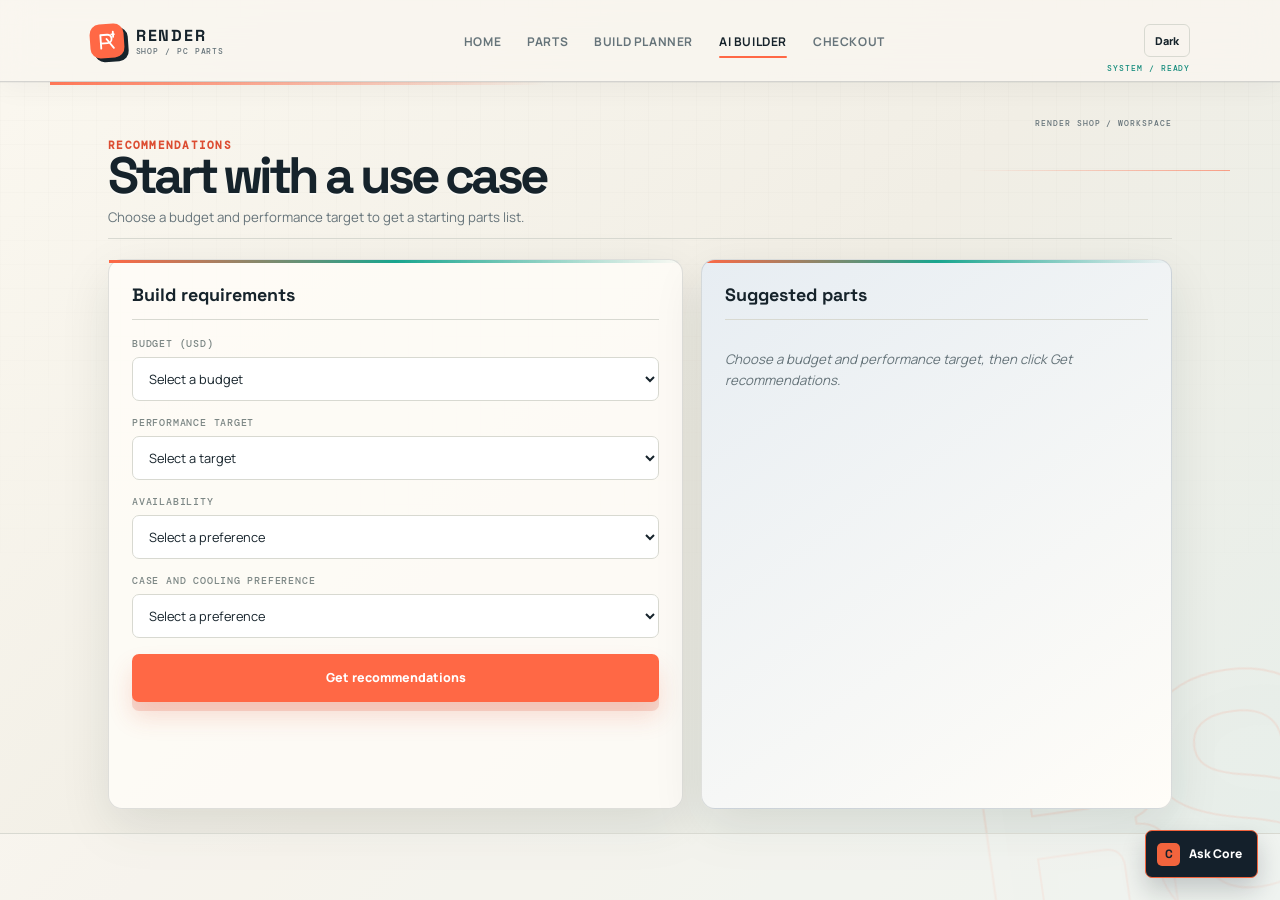
<file: recommendations.html>
<!doctype html>
<html lang="en">
  <head>
    <meta charset="UTF-8" />
    <meta name="viewport" content="width=device-width, initial-scale=1.0" />
    <link rel="icon" type="image/svg+xml" href="favicon.svg" />
    <link rel="stylesheet" href="style.css" />
    <link rel="stylesheet" href="pages-additions.css" />
    <link rel="stylesheet" href="ai-bubble.css" />
    <title>Render Shop | AI Builder</title>
    <link rel="stylesheet" href="theme.css" />
  </head>
  <body class="fixed-page">
    <nav class="navbar">
      <a class="logo" href="index.html"
        ><span class="logo-icon" aria-hidden="true"
          ><svg viewBox="0 0 32 32" focusable="false">
            <path d="M8 24V8h8a5 5 0 0 1 0 10H8m7-5 8 11" />
            <path d="M21 8h3M23 5v6" /></svg></span
        ><span class="logo-wordmark"><strong>RENDER</strong><small>SHOP / PC PARTS</small></span></a
      >
      <ul class="nav-links">
        <li><a href="index.html">Home</a></li>
        <li><a href="catalog.html">Parts</a></li>
        <li><a href="builder.html">Build planner</a></li>
        <li><a class="active" href="recommendations.html">AI Builder</a></li>
      </ul>
    </nav>
    <main class="page-main app-page">
      <div class="page-heading">
        <div>
          <p class="eyebrow">Recommendations</p>
          <h1>Start with a use case</h1>
          <p>Choose a budget and performance target to get a starting parts list.</p>
        </div>
      </div>
      <div class="ai-layout recommendation-layout">
        <div class="ai-controls card">
          <h3>Build requirements</h3>
          <div class="form-group">
            <label for="aiBudget">Budget (USD)</label
            ><select id="aiBudget">
              <option value="">Select a budget</option>
              <option value="300-500">$300 to $500</option>
              <option value="500-800">$500 to $800</option>
              <option value="800-1200">$800 to $1,200</option>
              <option value="1200-2000">$1,200 to $2,000</option>
              <option value="2000+">$2,000 or more</option>
            </select>
          </div>
          <div class="form-group">
            <label for="aiPerformance">Performance target</label
            ><select id="aiPerformance">
              <option value="">Select a target</option>
              <option value="basic">Web, office, and video</option>
              <option value="gaming-mid">1080p gaming</option>
              <option value="gaming-high">1440p gaming</option>
              <option value="gaming-ultra">4K gaming</option>
              <option value="workstation">Rendering and heavy multitasking</option>
            </select>
          </div>
          <div class="form-group">
            <label for="aiAvailability">Availability</label
            ><select id="aiAvailability">
              <option value="">Select a preference</option>
              <option value="in-stock">In stock only</option>
              <option value="mixed">Mostly in stock</option>
              <option value="any">Any availability</option>
            </select>
          </div>
          <div class="form-group">
            <label for="aiStyle">Case and cooling preference</label
            ><select id="aiStyle">
              <option value="">Select a preference</option>
              <option value="minimal">Simple and compact</option>
              <option value="gamer">RGB and gaming focused</option>
              <option value="show">Glass-sided case</option>
              <option value="silent">Lower noise</option>
            </select>
          </div>
          <button class="btn btn-primary ai-submit-button" id="aiSuggestBtn" type="button">Get recommendations</button>
        </div>
        <div class="ai-result card">
          <h3>Suggested parts</h3>
          <div id="aiResultContent" aria-live="polite">
            <p class="empty-msg">Choose a budget and performance target, then click Get recommendations.</p>
          </div>
        </div>
      </div>
    </main>
    <template id="ai-build-item-template"
      ><div class="ai-build-item">
        <div>
          <div class="ai-part-name"></div>
          <div class="ai-part-detail"></div>
        </div>
        <div class="ai-part-price"></div></div
    ></template>
    <template id="ai-build-summary-template"
      ><div class="ai-build-total">
        <div class="total-label">Estimated total</div>
        <div class="total-price"></div>
      </div>
      <div class="ai-build-note"></div
    ></template>
    <div class="core-chat">
      <button class="core-chat-launcher" type="button" aria-expanded="false" aria-controls="coreChatPanel">
        <span class="core-chat-mark">C</span><span>Ask Core</span>
      </button>
      <section class="core-chat-panel" id="coreChatPanel" hidden aria-label="Core PC parts assistant">
        <header class="core-chat-header" title="Drag to move">
          <div><strong>Core</strong><small>PC parts assistant</small></div>
          <div class="core-chat-header-actions">
            <button class="core-chat-minimize" type="button" aria-label="Minimize chat">&minus;</button
            ><button class="core-chat-close" type="button" aria-label="Close chat">&times;</button>
          </div>
        </header>
        <div class="core-chat-messages" aria-live="polite">
          <div class="core-chat-message assistant">
            Tell me what you are building, your budget, or which part you are unsure about.
          </div>
        </div>
        <form class="core-chat-form">
          <textarea rows="2" placeholder="Ask about a part or build..." aria-label="Message Core"></textarea
          ><button type="submit">Send</button>
        </form>
        <div class="core-chat-note">Uses Groq's free API tier when GROQ_API_KEY is configured.</div>
      </section>
    </div>
    <footer class="footer" aria-hidden="true"></footer>
    <script src="script.js"></script>
    <script src="ai-bubble.js"></script>
    <script src="theme.js"></script>
  </body>
</html>
</file>
<file: style.css>
/* Base styles */
@import url("https://fonts.googleapis.com/css2?family=DM+Mono:wght@400;500&family=Manrope:wght@400;500;600;700;800&family=Space+Grotesk:wght@500;600;700&display=swap");

* {
  box-sizing: border-box;
  margin: 0;
  padding: 0;
}

:root {
  --bg: #f5f4ef;
  --bg-soft: #ebeae3;
  --panel: #ffffff;
  --panel-soft: #f8f8f4;
  --ink: #14202b;
  --muted: #6e7880;
  --line: #dfe2dc;
  --accent: #f2643d;
  --accent-dark: #d94d2e;
  --blue: #2474a9;
  --green: #3f855e;
  --yellow: #c58425;
  --red: #c8524f;
  --orange: #c58425;
  --shadow: 0 16px 45px rgba(22, 35, 45, 0.08);
  --radius: 18px;
}

html {
  scroll-behavior: smooth;
}
body {
  min-height: 100vh;
  overflow-x: hidden;
  color: var(--ink);
  background:
    radial-gradient(circle at 90% 0%, rgba(242, 100, 61, 0.1), transparent 28%),
    linear-gradient(180deg, #fafaf7 0%, var(--bg) 52%, #f0efe9 100%);
  font-family: "Manrope", Arial, sans-serif;
  line-height: 1.6;
}
body::before {
  content: "";
  position: fixed;
  inset: 0;
  opacity: 0.25;
  pointer-events: none;
  background-image:
    linear-gradient(rgba(20, 32, 43, 0.035) 1px, transparent 1px),
    linear-gradient(90deg, rgba(20, 32, 43, 0.035) 1px, transparent 1px);
  background-size: 34px 34px;
  mask-image: linear-gradient(to bottom, black, transparent 78%);
}
button,
select {
  font: inherit;
}
button {
  cursor: pointer;
}

.navbar {
  position: sticky;
  top: 0;
  z-index: 10;
  display: flex;
  justify-content: space-between;
  align-items: center;
  min-height: 76px;
  padding: 0 clamp(20px, 6vw, 88px);
  border-bottom: 1px solid rgba(20, 32, 43, 0.1);
  background: rgba(250, 250, 247, 0.88);
  backdrop-filter: blur(16px);
}
.logo {
  display: flex;
  align-items: center;
  gap: 12px;
  color: var(--ink);
  text-decoration: none;
}
.logo-icon {
  display: grid;
  place-items: center;
  width: 38px;
  height: 38px;
  border-radius: 11px;
  color: #fff;
  background: var(--accent);
  box-shadow: 4px 4px 0 var(--ink);
  transform: rotate(-4deg);
}
.logo-icon svg {
  width: 27px;
  height: 27px;
  fill: none;
  stroke: currentColor;
  stroke-linecap: round;
  stroke-linejoin: round;
  stroke-width: 2.2;
}
.logo-wordmark {
  display: grid;
  gap: 1px;
  line-height: 1;
}
.logo-wordmark strong {
  font:
    800 1rem "Space Grotesk",
    sans-serif;
  letter-spacing: 0.12em;
}
.logo-wordmark small {
  color: var(--muted);
  font:
    500 0.47rem "DM Mono",
    monospace;
  letter-spacing: 0.12em;
}
.nav-links {
  display: flex;
  gap: 30px;
  list-style: none;
}
.nav-links a {
  color: var(--muted);
  text-decoration: none;
  font-size: 0.78rem;
  font-weight: 700;
  transition: color 0.18s ease;
}
.nav-links a:hover {
  color: var(--accent);
}

.hero {
  position: relative;
  padding: clamp(85px, 11vw, 145px) 24px clamp(80px, 9vw, 120px);
  overflow: hidden;
  text-align: center;
}
.hero::after {
  content: "";
  position: absolute;
  right: -100px;
  bottom: -150px;
  width: 420px;
  height: 420px;
  border: 1px solid rgba(242, 100, 61, 0.23);
  border-radius: 50%;
  box-shadow:
    0 0 0 36px rgba(242, 100, 61, 0.035),
    0 0 0 72px rgba(242, 100, 61, 0.025);
}
.hero-content {
  position: relative;
  z-index: 1;
  max-width: 850px;
  margin: 0 auto;
}
.hero h1 {
  max-width: 780px;
  margin: 0 auto 22px;
  color: var(--ink);
  font:
    700 clamp(3.25rem, 8vw, 7rem) / 0.91 "Space Grotesk",
    sans-serif;
  letter-spacing: -0.08em;
}
.hero h1::first-line {
  color: var(--ink);
}
.hero h1 {
  text-wrap: balance;
}
.hero p {
  max-width: 620px;
  margin: 0 auto;
  color: var(--muted);
  font-size: clamp(1rem, 1.8vw, 1.18rem);
}
.hero-sub {
  margin-top: 13px !important;
  color: #8a928d !important;
  font:
    0.67rem "DM Mono",
    monospace !important;
  letter-spacing: 0.06em;
  text-transform: uppercase;
}
.btn {
  display: inline-block;
  margin-top: 30px;
  padding: 13px 20px;
  border: 1px solid transparent;
  border-radius: 7px;
  text-decoration: none;
  font-size: 0.78rem;
  font-weight: 800;
  transition:
    transform 0.18s ease,
    box-shadow 0.18s ease,
    background 0.18s ease;
}
.btn + .btn {
  margin-left: 9px;
}
.btn:hover {
  transform: translateY(-2px);
}
.btn-primary {
  color: #fff;
  background: var(--accent);
  box-shadow: 0 10px 20px rgba(242, 100, 61, 0.22);
}
.btn-primary:hover {
  background: var(--accent-dark);
  box-shadow: 0 13px 26px rgba(242, 100, 61, 0.28);
}
.btn-secondary {
  color: var(--ink);
  background: rgba(255, 255, 255, 0.55);
  border-color: var(--line);
}
.btn-secondary:hover {
  color: var(--accent);
  border-color: rgba(242, 100, 61, 0.45);
}
.btn-danger {
  margin-top: 18px;
  padding: 8px 13px;
  color: var(--red);
  background: #fff5f3;
  border-color: #f0c8c2;
  font-size: 0.72rem;
}

.section {
  position: relative;
  max-width: 1180px;
  margin: 0 auto;
  padding: 85px clamp(20px, 5vw, 58px);
}
.section-header {
  margin-bottom: 30px;
}
.section-header h2 {
  color: var(--ink);
  font:
    700 clamp(2rem, 4vw, 3rem) / 1 "Space Grotesk",
    sans-serif;
  letter-spacing: -0.07em;
}
.section-header p {
  max-width: 640px;
  margin-top: 10px;
  color: var(--muted);
  font-size: 0.9rem;
}
.catalog-section {
  border-top: 1px solid var(--line);
}
.category-filters {
  display: flex;
  flex-wrap: wrap;
  gap: 8px;
  margin-bottom: 27px;
}
.cat-btn {
  padding: 9px 13px;
  color: var(--muted);
  background: rgba(255, 255, 255, 0.6);
  border: 1px solid var(--line);
  border-radius: 7px;
  font-size: 0.72rem;
  font-weight: 800;
  transition: 0.18s ease;
}
.cat-btn:hover {
  color: var(--accent);
  border-color: #eaa899;
}
.cat-btn.active {
  color: #fff;
  background: var(--ink);
  border-color: var(--ink);
  box-shadow: 4px 4px 0 var(--accent);
}
.parts-grid {
  display: grid;
  grid-template-columns: repeat(auto-fill, minmax(230px, 1fr));
  gap: 15px;
}
.part-card {
  position: relative;
  min-height: 235px;
  padding: 19px;
  overflow: hidden;
  cursor: pointer;
  background: var(--panel);
  border: 1px solid var(--line);
  border-radius: var(--radius);
  box-shadow: 0 5px 0 rgba(20, 32, 43, 0.035);
  transition:
    transform 0.2s ease,
    box-shadow 0.2s ease,
    border-color 0.2s ease;
}
.part-card::before {
  content: "";
  position: absolute;
  top: 0;
  right: 0;
  width: 82px;
  height: 82px;
  background: linear-gradient(135deg, transparent 49%, rgba(242, 100, 61, 0.13) 50%);
}
.part-card:hover {
  transform: translateY(-4px);
  border-color: #efb0a1;
  box-shadow: var(--shadow);
}
.part-card.selected {
  border-color: var(--blue);
  box-shadow:
    0 0 0 2px rgba(36, 116, 169, 0.12),
    var(--shadow);
}
.part-card.limited::after,
.part-card.preorder::after {
  position: absolute;
  top: 15px;
  right: 14px;
  padding: 4px 6px;
  border-radius: 4px;
  font: 700 0.53rem "DM Mono";
  letter-spacing: 0.06em;
}
.part-card.limited::after {
  content: "LIMITED";
  color: #fff;
  background: var(--accent);
}
.part-card.preorder::after {
  content: "PRE-ORDER";
  color: #704718;
  background: #f9dfac;
}
.part-brand {
  color: #929a98;
  font: 500 0.62rem "DM Mono";
  letter-spacing: 0.13em;
  text-transform: uppercase;
}
.part-category {
  position: relative;
  z-index: 1;
  display: flex;
  align-items: center;
  gap: 8px;
  margin-bottom: 13px;
  color: var(--muted);
  font: 700 0.59rem "DM Mono";
  letter-spacing: 0.08em;
  text-transform: uppercase;
}
.part-icon {
  display: inline-grid;
  place-items: center;
  width: 38px;
  height: 32px;
  padding: 6px;
  color: var(--ink);
  background: rgba(242, 100, 61, 0.14);
  border: 1px solid rgba(242, 100, 61, 0.3);
  border-radius: 8px;
}
.part-icon svg {
  display: block;
  width: 100%;
  height: 100%;
  fill: none;
  stroke: currentColor;
  stroke-linecap: round;
  stroke-linejoin: round;
  stroke-width: 1.7;
}
.part-category {
  position: absolute;
  inset: 0;
  z-index: 0;
  display: block;
  width: auto;
  height: auto;
  margin: 0;
  pointer-events: none;
}
.part-category .part-icon {
  position: absolute;
  inset: 10px 9px 28px;
  display: grid;
  width: auto;
  height: auto;
  padding: 25px;
  border: 0;
  border-radius: 0;
  background: transparent;
  opacity: 0.075;
}
.part-category .part-icon svg {
  stroke-width: 1.05;
}
.part-category > span:last-child {
  position: absolute;
  top: 13px;
  right: 13px;
  z-index: 2;
  padding: 4px 7px;
  color: var(--muted);
  background: color-mix(in srgb, var(--panel) 82%, transparent);
  border: 1px solid var(--line);
  border-radius: 5px;
  font: 700 0.5rem "DM Mono";
  letter-spacing: 0.08em;
  text-transform: uppercase;
}
.part-brand,
.part-name,
.part-specs,
.part-price,
.part-stock,
.part-card-actions {
  position: relative;
  z-index: 1;
}
.part-brand {
  margin-top: 4px;
}
.part-icon-gpu {
  color: #175b79;
  background: rgba(36, 116, 169, 0.14);
  border-color: rgba(36, 116, 169, 0.3);
}
.part-icon-ram {
  color: #6d4a87;
  background: rgba(120, 85, 150, 0.14);
  border-color: rgba(120, 85, 150, 0.3);
}
.part-icon-mobo {
  color: #49704e;
  background: rgba(63, 133, 94, 0.14);
  border-color: rgba(63, 133, 94, 0.3);
}
.part-icon-storage {
  color: #7b5a1e;
  background: rgba(197, 132, 37, 0.14);
  border-color: rgba(197, 132, 37, 0.3);
}
.part-icon-psu {
  color: #8a3c35;
  background: rgba(200, 82, 79, 0.14);
  border-color: rgba(200, 82, 79, 0.3);
}
.part-icon-case {
  color: #49566b;
  background: rgba(73, 86, 107, 0.14);
  border-color: rgba(73, 86, 107, 0.3);
}
.part-icon-cooling {
  color: #2474a9;
  background: rgba(36, 116, 169, 0.12);
  border-color: rgba(36, 116, 169, 0.26);
}
.part-name {
  max-width: 190px;
  margin: 13px 0 7px;
  color: var(--ink);
  font:
    700 1rem/1.2 "Space Grotesk",
    sans-serif;
}
.part-specs {
  min-height: 52px;
  color: var(--muted);
  font-size: 0.75rem;
}
.part-price {
  color: var(--ink);
  font:
    700 1.4rem "Space Grotesk",
    sans-serif;
  letter-spacing: -0.04em;
}
.part-stock {
  margin-top: 6px;
  font: 500 0.65rem "DM Mono";
}
.select-part {
  width: 100%;
  margin-top: 13px;
  padding: 9px 10px;
  color: var(--ink);
  background: #f4f6f2;
  border: 1px solid var(--line);
  border-radius: 6px;
  font-size: 0.68rem;
  font-weight: 800;
}
.select-part:hover {
  color: #fff;
  background: var(--accent);
  border-color: var(--accent);
}
.part-card.selected .select-part {
  color: var(--red);
  background: #fff5f3;
  border-color: #efc1ba;
}
.part-card.selected .select-part:hover {
  color: #fff;
  background: var(--red);
  border-color: var(--red);
}
.stock-in {
  color: var(--green);
}
.stock-low {
  color: var(--yellow);
}
.stock-out {
  color: var(--red);
}

.builder-section {
  border-top: 1px solid var(--line);
}
.builder-layout,
.ai-layout {
  display: grid;
  grid-template-columns: 1.1fr 0.9fr;
  gap: 18px;
}
.current-build,
.compat-notice,
.ai-controls,
.ai-result {
  padding: 23px;
  background: rgba(255, 255, 255, 0.78);
  border: 1px solid var(--line);
  border-radius: var(--radius);
  box-shadow: var(--shadow);
}
.current-build h3,
.compat-notice h3,
.ai-controls h3,
.ai-result h3 {
  margin-bottom: 17px;
  color: var(--ink);
  font:
    700 1.12rem "Space Grotesk",
    sans-serif;
}
.build-list {
  max-height: 310px;
  overflow-y: auto;
}
.build-item,
.ai-build-item {
  display: flex;
  align-items: center;
  justify-content: space-between;
  gap: 12px;
  padding: 12px 13px;
  margin-bottom: 8px;
  background: var(--panel-soft);
  border: 1px solid var(--line);
  border-radius: 9px;
}
.build-item span:first-child {
  flex: 1;
  font-size: 0.82rem;
}
.build-item .part-price {
  font-size: 0.88rem;
}
.build-item .remove-part {
  color: var(--red);
  background: transparent;
  border: 0;
  font-size: 1.2rem;
}
.empty-msg {
  padding: 12px 0;
  color: var(--muted);
  font-size: 0.83rem;
  font-style: italic;
}
#compatMessages {
  list-style: none;
}
#compatMessages li {
  padding: 9px 0;
  border-bottom: 1px solid var(--line);
  font-size: 0.78rem;
}
#compatMessages li:last-child {
  border: 0;
}
#compatMessages li.warn {
  color: var(--yellow);
}
#compatMessages li.good {
  color: var(--green);
}
.form-group {
  margin-bottom: 15px;
}
.form-group label {
  display: block;
  margin-bottom: 7px;
  color: #7c8785;
  font: 500 0.62rem "DM Mono";
  letter-spacing: 0.08em;
  text-transform: uppercase;
}
.form-group select {
  width: 100%;
  padding: 11px 12px;
  color: var(--ink);
  background: #fff;
  border: 1px solid var(--line);
  border-radius: 7px;
  font-size: 0.8rem;
}
.form-group select:focus {
  outline: none;
  border-color: var(--accent);
  box-shadow: 0 0 0 3px rgba(242, 100, 61, 0.12);
}
.ai-part-name {
  color: var(--ink);
  font-size: 0.84rem;
  font-weight: 800;
}
.ai-part-detail {
  margin-top: 3px;
  color: var(--muted);
  font-size: 0.7rem;
}
.ai-part-price {
  color: var(--accent-dark);
  font-weight: 800;
  white-space: nowrap;
}
.ai-build-total {
  margin-top: 18px;
  padding-top: 16px;
  text-align: center;
  border-top: 1px solid var(--line);
}
.total-label {
  color: var(--muted);
  font: 0.62rem "DM Mono";
  letter-spacing: 0.1em;
  text-transform: uppercase;
}
.total-price {
  color: var(--ink);
  font: 700 clamp(1.8rem, 3vw, 2.4rem) "Space Grotesk";
}
.ai-build-note {
  margin-top: 10px;
  color: var(--muted);
  font-size: 0.74rem;
}
.footer {
  padding: 28px 20px 38px;
  color: #8a928e;
  border-top: 1px solid var(--line);
  font: 0.67rem "DM Mono";
  text-align: center;
}

::-webkit-scrollbar {
  width: 9px;
}
::-webkit-scrollbar-track {
  background: #e8e8e2;
}
::-webkit-scrollbar-thumb {
  background: #bfc5bf;
  border-radius: 99px;
}

@media (max-width: 760px) {
  .navbar {
    flex-direction: column;
    gap: 13px;
    padding: 17px 20px;
  }
  .nav-links {
    gap: 19px;
  }
  .hero {
    padding-top: 78px;
  }
  .hero h1 {
    font-size: clamp(3rem, 15vw, 5rem);
  }
  .btn {
    margin-top: 24px;
  }
  .section {
    padding-top: 65px;
    padding-bottom: 65px;
  }
  .builder-layout,
  .ai-layout {
    grid-template-columns: 1fr;
  }
}
@media (max-width: 480px) {
  .nav-links {
    gap: 11px;
  }
  .nav-links a {
    font-size: 0.68rem;
  }
  .hero p {
    font-size: 0.92rem;
  }
  .hero-sub {
    font-size: 0.56rem !important;
  }
  .btn {
    display: block;
    width: 100%;
    margin-top: 14px;
  }
  .btn + .btn {
    margin-left: 0;
  }
  .category-filters {
    gap: 6px;
  }
  .cat-btn {
    padding: 8px 10px;
    font-size: 0.66rem;
  }
  .parts-grid {
    grid-template-columns: 1fr;
  }
  .part-card {
    min-height: 215px;
  }
}

:root {
  --bg: #f4f1e9;
  --bg-soft: #e7e5dc;
  --panel: #fffdf8;
  --panel-soft: #f5f3ec;
  --ink: #16232b;
  --muted: #66747a;
  --line: #d8d9d1;
  --accent: #ff6845;
  --accent-dark: #dc4d32;
  --blue: #3678c9;
  --green: #168c7d;
  --yellow: #d69a28;
  --red: #c64f55;
  --shadow: 0 18px 50px rgba(22, 35, 43, 0.1);
  --radius: 14px;
}
body {
  background: linear-gradient(135deg, #f9f6ef 0%, #f1eee5 54%, #e9eee9 100%);
}
body::before {
  opacity: 0.36;
  background-image:
    linear-gradient(rgba(22, 35, 43, 0.05) 1px, transparent 1px),
    linear-gradient(90deg, rgba(22, 35, 43, 0.05) 1px, transparent 1px);
  background-size: 30px 30px;
  mask-image: linear-gradient(to bottom, black, transparent 84%);
}
body::after {
  content: "RS";
  position: fixed;
  right: -2vw;
  bottom: -5vh;
  z-index: 0;
  color: transparent;
  opacity: 0.11;
  pointer-events: none;
  font:
    800 clamp(10rem, 28vw, 25rem) / 0.72 "Space Grotesk",
    sans-serif;
  letter-spacing: -0.14em;
  transform: rotate(-8deg);
  white-space: nowrap;
  -webkit-text-stroke: 2px var(--accent);
  text-shadow: 18px 18px 0 rgba(25, 165, 142, 0.035);
}
.navbar {
  min-height: 80px;
  padding-inline: clamp(20px, 7vw, 100px);
  background: rgba(249, 246, 239, 0.82);
  border-bottom: 1px solid rgba(22, 35, 43, 0.14);
  box-shadow: 0 10px 30px rgba(22, 35, 43, 0.05);
}
.logo {
  letter-spacing: 0.08em;
}
.logo-icon {
  width: 34px;
  height: 34px;
  border-radius: 10px;
  background: var(--accent);
  box-shadow: 4px 4px 0 var(--ink);
}
.nav-links {
  gap: 26px;
}
.nav-links a {
  font-size: 0.75rem;
}
.nav-links a.active {
  color: var(--ink);
}
.home-copy h1,
.page-heading h1 {
  color: var(--ink);
  text-shadow: 0 2px 0 rgba(255, 255, 255, 0.5);
}
.eyebrow {
  color: var(--accent-dark);
}
.btn-primary {
  background: var(--accent);
  box-shadow:
    0 9px 0 rgba(220, 77, 50, 0.18),
    0 15px 24px rgba(220, 77, 50, 0.18);
}
.btn-primary:hover {
  background: var(--accent-dark);
}
.btn-secondary {
  background: rgba(255, 253, 248, 0.7);
}
.home-stats {
  display: flex;
  flex-wrap: wrap;
  gap: 26px;
  margin-top: 34px;
  padding-top: 19px;
  border-top: 1px solid var(--line);
}
.home-stats div {
  display: flex;
  align-items: baseline;
  gap: 7px;
}
.home-stats strong {
  color: var(--ink);
  font: 700 1.25rem "Space Grotesk";
}
.home-stats span {
  color: var(--muted);
  font: 0.58rem "DM Mono";
  letter-spacing: 0.06em;
  text-transform: uppercase;
}
.home-side {
  background: rgba(255, 253, 248, 0.7);
  border-color: rgba(22, 35, 43, 0.14);
}
.home-side-label {
  color: var(--accent-dark);
}
.app-page::after {
  content: "";
  position: absolute;
  top: 88px;
  right: 0;
  width: 22%;
  height: 1px;
  background: linear-gradient(90deg, transparent, var(--accent));
  opacity: 0.6;
}
.category-filters {
  background: rgba(255, 253, 248, 0.72);
  border-color: rgba(22, 35, 43, 0.14);
}
.cat-btn.active {
  background: var(--ink);
  box-shadow: 4px 4px 0 var(--accent);
}
.part-card {
  background: rgba(255, 253, 248, 0.9);
  border-color: rgba(22, 35, 43, 0.13);
}
.part-card::before {
  background: linear-gradient(135deg, transparent 49%, rgba(54, 120, 201, 0.14) 50%);
}
.part-card:hover {
  border-color: rgba(255, 104, 69, 0.6);
}
.part-price {
  color: var(--ink);
}
.current-build,
.compat-notice,
.ai-controls,
.ai-result {
  background: rgba(255, 253, 248, 0.82);
  border-color: rgba(22, 35, 43, 0.13);
}
.footer {
  background: rgba(255, 253, 248, 0.35);
}
html[data-theme="dark"] {
  --bg: #101a20;
  --bg-soft: #17262d;
  --panel: #182a32;
  --panel-soft: #20343a;
  --ink: #eef4ee;
  --muted: #a6b5b6;
  --line: #34494d;
  --accent: #ff7550;
  --accent-dark: #ff9275;
  --blue: #65a3ed;
  --green: #64cfb6;
  --yellow: #f1c15e;
  --red: #ff8d8d;
  --shadow: 0 20px 55px rgba(0, 0, 0, 0.28);
}
html[data-theme="dark"] body {
  background: linear-gradient(135deg, #101a20 0%, #17252d 54%, #261f27 100%);
}
html[data-theme="dark"] body::before {
  opacity: 0.22;
  background-image:
    linear-gradient(rgba(238, 244, 238, 0.06) 1px, transparent 1px),
    linear-gradient(90deg, rgba(238, 244, 238, 0.06) 1px, transparent 1px);
}
html[data-theme="dark"] .navbar {
  background: rgba(16, 26, 32, 0.86);
  border-bottom-color: var(--line);
}
html[data-theme="dark"] .btn-secondary,
html[data-theme="dark"] .home-side,
html[data-theme="dark"] .category-filters,
html[data-theme="dark"] .part-card,
html[data-theme="dark"] .current-build,
html[data-theme="dark"] .compat-notice,
html[data-theme="dark"] .ai-controls,
html[data-theme="dark"] .ai-result {
  background: rgba(24, 42, 50, 0.88);
}
html[data-theme="dark"] .home-copy h1,
html[data-theme="dark"] .page-heading h1 {
  text-shadow: none;
}
html[data-theme="dark"] .cat-btn.active {
  background: var(--accent);
  border-color: var(--accent);
  color: #172129;
  box-shadow: 4px 4px 0 rgba(255, 117, 80, 0.25);
}
html[data-theme="dark"] .footer {
  background: rgba(16, 26, 32, 0.3);
}
@media (max-width: 700px) {
  .home-stats {
    gap: 15px;
    margin-top: 26px;
  }
  .home-stats div {
    display: block;
  }
  .home-stats strong,
  .home-stats span {
    display: block;
  }
  .app-page::after {
    display: none;
  }
  .part-category .part-icon {
    inset: 8px 7px 28px;
    padding: 19px;
  }
  .part-category > span:last-child {
    top: 10px;
    right: 10px;
  }
}

body {
  background:
    radial-gradient(circle at 12% 8%, rgba(242, 100, 61, 0.12), transparent 25%),
    radial-gradient(circle at 90% 18%, rgba(36, 116, 169, 0.1), transparent 24%),
    linear-gradient(135deg, #fafaf7 0%, #f1f0eb 62%, #e8e9e3 100%);
}
.navbar {
  border-bottom-color: rgba(20, 32, 43, 0.16);
}
.app-page {
  position: relative;
}
.page-main,
.footer,
.navbar {
  position: relative;
  z-index: 1;
}
.app-page::before {
  content: "CATALOG / 49 COMPONENTS";
  position: absolute;
  top: 14px;
  right: clamp(20px, 5vw, 58px);
  color: var(--muted);
  font: 500 0.58rem "DM Mono";
  letter-spacing: 0.12em;
}
.page-heading {
  padding-top: 15px;
}
.page-heading h1 {
  font-size: clamp(2.8rem, 6vw, 5rem);
  letter-spacing: -0.09em;
}
.page-heading p:not(.eyebrow) {
  max-width: 480px;
  font-size: 0.92rem;
}
.small-link {
  display: inline-flex;
  align-items: center;
  gap: 8px;
  padding: 10px 13px;
  color: var(--ink);
  background: var(--panel);
  border: 1px solid var(--line);
  border-radius: 8px;
  box-shadow: 3px 3px 0 var(--accent);
}
.small-link::after {
  content: "->";
  color: var(--accent);
  font: 700 0.75rem "DM Mono";
}
.category-filters {
  gap: 7px;
  padding: 7px;
  border: 1px solid rgba(20, 32, 43, 0.15);
  border-radius: 13px;
  background: rgba(255, 255, 255, 0.72);
  box-shadow: 0 12px 30px rgba(20, 32, 43, 0.06);
}
.cat-btn {
  border-radius: 8px;
}
.parts-grid {
  gap: 17px;
}
.part-card {
  display: flex;
  flex-direction: column;
  min-height: 242px;
  padding: 18px;
  border-radius: 13px;
  box-shadow:
    0 8px 0 rgba(20, 32, 43, 0.05),
    0 16px 28px rgba(20, 32, 43, 0.05);
}
.part-card::after {
  top: 0;
  right: auto;
  left: 0;
  width: 100%;
  height: 3px;
  border-radius: 13px 13px 0 0;
  background: linear-gradient(90deg, var(--accent), rgba(242, 100, 61, 0));
}
.part-card.limited::after,
.part-card.preorder::after {
  top: 15px;
  right: 14px;
  left: auto;
  width: auto;
  height: auto;
  border-radius: 4px;
  background: var(--accent);
}
.part-card.preorder::after {
  background: #f9dfac;
}
.part-card:hover {
  transform: translateY(-6px);
  box-shadow:
    0 10px 0 rgba(20, 32, 43, 0.05),
    0 24px 40px rgba(20, 32, 43, 0.13);
}
.part-category {
  margin-bottom: 9px;
}
.part-name {
  min-height: 38px;
  margin-top: 10px;
}
.part-specs {
  flex: 1;
}
.part-price {
  margin-top: 10px;
  font-size: 1.55rem;
}
.part-stock {
  margin-top: 3px;
}
.part-card-actions {
  margin-top: 14px;
}
@media (max-width: 900px) {
  .app-page::before {
    display: none;
  }
  .parts-grid {
    gap: 13px;
  }
  .part-card {
    min-height: 228px;
    padding: 15px;
  }
}
@media (max-width: 700px) {
  body {
    background: linear-gradient(180deg, #fafaf7 0%, #eff0eb 100%);
  }
  .page-heading {
    padding-top: 4px;
  }
  .page-heading h1 {
    font-size: 2.8rem;
  }
  .category-filters {
    overflow-x: auto;
    flex-wrap: nowrap;
    scrollbar-width: none;
  }
  .category-filters::-webkit-scrollbar {
    display: none;
  }
  .cat-btn {
    flex: 0 0 auto;
  }
  .compact-grid {
    grid-template-columns: repeat(2, minmax(0, 1fr));
  }
  .part-card {
    min-height: 225px;
  }
  .part-icon {
    width: 38px;
  }
}

html[data-theme="dark"] body {
  background:
    radial-gradient(circle at 12% 8%, rgba(242, 100, 61, 0.16), transparent 26%),
    radial-gradient(circle at 90% 18%, rgba(36, 116, 169, 0.16), transparent 25%),
    linear-gradient(135deg, #111820 0%, #1a2028 62%, #251f27 100%);
}
html[data-theme="dark"] .category-filters {
  background: rgba(27, 39, 50, 0.88);
  border-color: var(--line);
  box-shadow: 0 14px 34px rgba(0, 0, 0, 0.18);
}
html[data-theme="dark"] .small-link {
  background: var(--panel);
  box-shadow: 3px 3px 0 var(--accent);
}
html[data-theme="dark"] .part-card {
  box-shadow:
    0 8px 0 rgba(0, 0, 0, 0.18),
    0 18px 34px rgba(0, 0, 0, 0.18);
}
html[data-theme="dark"] .part-card:hover {
  box-shadow:
    0 10px 0 rgba(0, 0, 0, 0.22),
    0 26px 44px rgba(0, 0, 0, 0.3);
}

.navbar {
  box-shadow:
    0 1px 0 rgba(20, 32, 43, 0.04),
    0 8px 24px rgba(20, 32, 43, 0.04);
}
.nav-links a {
  position: relative;
  padding: 8px 0;
}
.nav-links a.active {
  color: var(--ink);
}
.nav-links a.active::after {
  content: "";
  position: absolute;
  right: 0;
  bottom: 0;
  left: 0;
  height: 2px;
  background: var(--accent);
  border-radius: 2px;
}
.logo-icon {
  color: #fff;
  background: var(--accent);
  box-shadow: 4px 4px 0 var(--ink);
  font-weight: 800;
}
.page-heading {
  padding-bottom: 10px;
  border-bottom: 1px solid var(--line);
}
.eyebrow {
  color: var(--accent-dark);
  font:
    700 0.66rem "DM Mono",
    monospace;
  letter-spacing: 0.12em;
  text-transform: uppercase;
}
.category-filters {
  padding: 4px;
  border: 1px solid var(--line);
  border-radius: 12px;
  background: rgba(255, 255, 255, 0.38);
}
.cat-btn {
  border-radius: 8px;
}
.part-card {
  border-radius: 14px;
}
.part-card-actions {
  position: relative;
  z-index: 1;
}
.builder-page-layout > .card,
.recommendation-layout > .card {
  border-radius: 14px;
}
@media (max-width: 700px) {
  .page-heading {
    padding-bottom: 14px;
  }
  .category-filters {
    gap: 7px;
    padding: 7px;
  }
  .cat-btn {
    flex: 0 1 auto;
  }
  .parts-grid {
    gap: 12px;
  }
  .part-card {
    padding: 15px;
  }
}

:root {
  --signal: #ff6845;
  --mint: #19a58e;
  --violet: #6d6ce8;
}
body {
  background: linear-gradient(135deg, #fbf8f0 0%, #f1eee5 52%, #e7efeb 100%);
}
body::before {
  background-size: 24px 24px;
  opacity: 0.3;
}
.navbar {
  min-height: 82px;
}
.navbar::after {
  content: "SYSTEM / READY";
  position: absolute;
  right: clamp(20px, 7vw, 100px);
  bottom: 8px;
  color: var(--green);
  font: 500 0.5rem "DM Mono";
  letter-spacing: 0.12em;
}
.nav-links a {
  text-transform: uppercase;
  letter-spacing: 0.05em;
}
.page-main {
  isolation: isolate;
}
.page-main::before {
  content: "";
  position: absolute;
  top: 0;
  left: 0;
  width: 42%;
  height: 3px;
  background: linear-gradient(90deg, var(--signal), transparent);
  opacity: 0.9;
}
.home-page::before {
  top: 16%;
  width: 28%;
}
.home-copy h1 {
  max-width: 760px;
  font-size: clamp(3rem, 7vw, 6.4rem);
}
.home-copy > p:not(.eyebrow) {
  max-width: 560px;
}
.home-actions .btn {
  min-width: 148px;
  text-align: center;
}
.home-stats {
  max-width: 490px;
}
.home-side {
  position: relative;
  overflow: hidden;
}
.home-side::before {
  content: "03";
  position: absolute;
  top: -30px;
  right: 18px;
  color: var(--accent);
  opacity: 0.08;
  font: 800 9rem/0.8 "Space Grotesk";
  letter-spacing: -0.1em;
}
.home-side-label {
  position: relative;
  z-index: 1;
}
.page-heading {
  position: relative;
  padding-top: 23px;
}
.page-heading::after {
  content: "RENDER SHOP / WORKSPACE";
  position: absolute;
  top: 2px;
  right: 0;
  color: var(--muted);
  font: 500 0.5rem "DM Mono";
  letter-spacing: 0.12em;
}
.page-heading h1 {
  font-size: clamp(2.8rem, 6vw, 5rem);
}
.small-link {
  border-radius: 9px;
  transition:
    transform 0.18s ease,
    box-shadow 0.18s ease;
}
.small-link:hover {
  transform: translate(-2px, -2px);
  box-shadow: 5px 5px 0 var(--accent);
  text-decoration: none;
}
.category-filters {
  margin-top: 5px;
}
.part-card {
  min-height: 250px;
}
.part-card::before {
  opacity: 0.8;
}
.part-card.selected {
  transform: translateY(-3px);
}
.part-card.selected::after {
  background: linear-gradient(90deg, var(--blue), var(--mint));
}
.part-card-actions button {
  min-height: 34px;
}
.inspect-part {
  background: color-mix(in srgb, var(--panel) 80%, transparent);
}
.current-build,
.compat-notice,
.ai-controls,
.ai-result {
  position: relative;
  overflow: hidden;
}
.current-build::before,
.compat-notice::before,
.ai-controls::before,
.ai-result::before {
  content: "";
  position: absolute;
  top: 0;
  left: 0;
  width: 100%;
  height: 3px;
  background: linear-gradient(90deg, var(--signal), var(--mint), transparent);
}
.current-build h3,
.compat-notice h3,
.ai-controls h3,
.ai-result h3 {
  padding-bottom: 13px;
  border-bottom: 1px solid var(--line);
}
.build-item,
.ai-build-item {
  border-radius: 11px;
  transition:
    transform 0.18s ease,
    border-color 0.18s ease,
    background 0.18s ease;
}
.build-item:hover,
.ai-build-item:hover {
  transform: translateX(4px);
  border-color: var(--accent);
  background: color-mix(in srgb, var(--panel-soft) 80%, var(--accent) 20%);
}
.builder-add-button {
  box-shadow: 0 8px 0 rgba(220, 77, 50, 0.15);
}
.ai-result {
  background-image: linear-gradient(145deg, color-mix(in srgb, var(--panel) 88%, var(--blue) 12%), var(--panel));
}
.ai-build-total {
  position: relative;
}
.total-price {
  color: var(--accent-dark);
  text-shadow: 2px 2px 0 color-mix(in srgb, var(--accent) 18%, transparent);
}
@media (max-width: 700px) {
  .navbar::after {
    display: none;
  }
  .page-main::before {
    width: 65%;
  }
  .page-heading::after {
    display: none;
  }
  .home-copy h1 {
    font-size: clamp(2.65rem, 13vw, 4.1rem);
  }
  .home-side::before {
    font-size: 7rem;
  }
  .builder-layout,
  .ai-layout {
    gap: 14px;
  }
}

html[data-theme="dark"] body {
  background: linear-gradient(135deg, #0e181e 0%, #17262d 52%, #251d26 100%);
}
html[data-theme="dark"] .navbar::after {
  color: var(--green);
}
html[data-theme="dark"] .home-side {
  background: linear-gradient(145deg, rgba(26, 45, 53, 0.96), rgba(22, 35, 43, 0.9));
}
html[data-theme="dark"] .part-card,
html[data-theme="dark"] .current-build,
html[data-theme="dark"] .compat-notice,
html[data-theme="dark"] .ai-controls,
html[data-theme="dark"] .ai-result {
  border-color: rgba(166, 181, 182, 0.22);
}
html[data-theme="dark"] .build-item:hover,
html[data-theme="dark"] .ai-build-item:hover {
  background: rgba(255, 117, 80, 0.12);
}
html[data-theme="dark"] .ai-result {
  background-image: linear-gradient(145deg, rgba(31, 56, 65, 0.95), rgba(24, 42, 50, 0.95));
}
</file>
<file: pages-additions.css>
/* Page layouts */
html,
body {
  min-height: 100%;
}
.fixed-page {
  min-height: 100vh;
  overflow-x: hidden;
  display: flex;
  flex-direction: column;
}
.fixed-page .navbar {
  flex: 0 0 76px;
}
.page-main {
  flex: 1 1 auto;
  min-height: 0;
}
.fixed-page .footer {
  flex: 0 0 62px;
}

.page-main.home-page {
  display: grid;
  grid-template-columns: minmax(0, 1.1fr) minmax(300px, 0.9fr);
  gap: clamp(45px, 9vw, 150px);
  align-items: center;
  max-width: 1180px;
  width: 100%;
  margin: 0 auto;
  padding: 44px clamp(20px, 6vw, 80px);
}
.home-copy h1,
.page-heading h1,
.legal-hub h1 {
  color: var(--ink);
  font:
    700 clamp(2.7rem, 5vw, 5.6rem) / 0.95 "Space Grotesk",
    sans-serif;
  letter-spacing: -0.08em;
}
.home-copy > p:not(.eyebrow) {
  max-width: 600px;
  margin-top: 22px;
  color: var(--muted);
  font-size: 1rem;
  line-height: 1.75;
}
.home-actions {
  margin-top: 16px;
}
.home-side {
  border-left: 1px solid var(--line);
  padding-left: clamp(24px, 4vw, 52px);
}
.home-side-label {
  margin-bottom: 10px;
  color: #8a928e;
  font: 0.65rem "DM Mono";
  letter-spacing: 0.12em;
  text-transform: uppercase;
}
.home-side a,
.legal-cards a {
  display: grid;
  grid-template-columns: 30px 1fr;
  gap: 0 13px;
  padding: 18px 0;
  color: var(--ink);
  border-bottom: 1px solid var(--line);
  text-decoration: none;
}
.home-side a:first-of-type {
  border-top: 1px solid var(--line);
}
.home-side a:hover b,
.legal-cards a:hover b {
  color: var(--accent);
}
.home-side span,
.legal-cards span {
  grid-row: span 2;
  color: var(--accent);
  font: 0.67rem "DM Mono";
}
.home-side b,
.legal-cards b {
  font: 700 0.95rem "Space Grotesk";
}
.home-side small,
.legal-cards small {
  margin-top: 3px;
  color: var(--muted);
  font-size: 0.72rem;
}

.app-page {
  max-width: 1180px;
  width: 100%;
  margin: 0 auto;
  padding: 34px clamp(20px, 5vw, 58px) 24px;
  display: flex;
  flex-direction: column;
}
.page-heading {
  display: flex;
  justify-content: space-between;
  align-items: end;
  flex: 0 0 auto;
  margin-bottom: 20px;
}
.page-heading h1 {
  font-size: clamp(2.3rem, 4vw, 4rem);
}
.page-heading p:not(.eyebrow) {
  margin-top: 6px;
  color: var(--muted);
  font-size: 0.83rem;
}
.small-link {
  color: var(--accent-dark);
  font-size: 0.72rem;
  font-weight: 800;
  text-decoration: none;
}
.small-link:hover {
  text-decoration: underline;
}
.app-page .category-filters {
  flex: 0 0 auto;
  margin-bottom: 14px;
}
.compact-grid {
  min-height: 0;
  overflow-y: auto;
  padding: 4px 4px 18px 0;
  grid-template-columns: repeat(4, minmax(0, 1fr));
}
.compact-grid .part-card {
  min-height: 205px;
  padding: 15px;
}
.compact-grid .part-name {
  font-size: 0.88rem;
}
.compact-grid .part-specs {
  min-height: 44px;
  font-size: 0.68rem;
}
.compact-grid .part-price {
  font-size: 1.2rem;
}
.builder-page-layout,
.recommendation-layout {
  flex: 1 1 auto;
  min-height: 0;
}
.builder-page-layout > .card,
.recommendation-layout > .card {
  min-height: 0;
  overflow: auto;
}
.builder-page-layout .build-list {
  max-height: calc(100vh - 330px);
}
.builder-add-button {
  margin-top: 25px;
  font-size: 0.68rem;
}
.recommendation-layout .ai-controls {
  overflow: visible;
}
.recommendation-layout .ai-result {
  overflow-y: auto;
}
.recommendation-layout .ai-build-item {
  padding: 10px 12px;
}
.recommendation-layout .ai-build-total {
  margin-top: 12px;
}
.recommendation-layout #aiSuggestBtn {
  display: block;
  visibility: visible;
  opacity: 1;
}

.legal-hub {
  max-width: 760px;
  width: 100%;
  margin: 0 auto;
  padding: 80px 24px;
}
.legal-hub > p:not(.eyebrow) {
  margin-top: 9px;
  color: var(--muted);
  font-size: 0.9rem;
}
.legal-cards {
  display: grid;
  grid-template-columns: 1fr 1fr;
  gap: 18px;
  margin-top: 35px;
}
.legal-cards a {
  display: grid;
  padding: 22px;
  border: 1px solid var(--line);
  border-radius: 12px;
  background: rgba(255, 255, 255, 0.7);
  box-shadow: 0 6px 18px rgba(22, 35, 45, 0.05);
}
.legal-cards a:first-child {
  border-top: 1px solid var(--line);
}

@media (max-width: 900px) {
  .compact-grid {
    grid-template-columns: repeat(3, minmax(0, 1fr));
  }
  .home-page {
    gap: 45px !important;
  }
  .home-copy h1 {
    font-size: clamp(2.7rem, 6vw, 4.2rem);
  }
}
@media (max-width: 700px) {
  .fixed-page {
    min-height: 100vh;
  }
  .fixed-page .navbar {
    display: grid;
    grid-template-columns: minmax(0, 1fr) auto;
    grid-template-areas: "logo theme" "links links";
    gap: 11px 14px;
    padding: 12px 18px 13px;
  }
  .fixed-page .navbar .logo {
    grid-area: logo;
    min-width: 0;
  }
  .fixed-page .navbar .nav-links {
    grid-area: links;
    justify-content: center;
    gap: clamp(16px, 6vw, 30px);
  }
  .fixed-page .navbar .theme-toggle {
    grid-area: theme;
    margin: 0;
  }
  .fixed-page .footer {
    flex-basis: 52px;
    padding: 12px 18px;
  }
  .fixed-page .footer p {
    display: none;
  }
  .fixed-page .footer-links {
    margin-top: 0;
  }
  .page-main.home-page {
    display: block;
    padding-top: clamp(34px, 9vh, 60px);
  }
  .home-copy h1 {
    font-size: clamp(2.45rem, 10vw, 4rem);
  }
  .home-side {
    margin-top: 34px;
    padding-left: 0;
    border-left: 0;
  }
  .home-side a {
    padding: 12px 0;
  }
  .home-side a:nth-of-type(3) {
    display: none;
  }
  .app-page {
    padding-top: 28px;
  }
  .page-heading {
    align-items: start;
    gap: 12px;
  }
  .page-heading h1 {
    font-size: 2.5rem;
  }
  .page-heading .small-link {
    margin-top: 34px;
  }
  .compact-grid {
    grid-template-columns: repeat(2, minmax(0, 1fr));
  }
  .compact-grid .part-card {
    min-height: 190px;
  }
  .builder-page-layout,
  .recommendation-layout {
    grid-template-columns: 1fr;
    overflow-y: visible;
  }
  .builder-page-layout > .card,
  .recommendation-layout > .card {
    flex: 0 0 auto;
    overflow: visible;
  }
  .builder-page-layout .compat-notice {
    min-height: 220px;
  }
  .legal-cards {
    grid-template-columns: 1fr;
  }
}

@media (max-height: 520px) and (max-width: 700px) {
  .page-main.home-page {
    padding-top: 28px;
  }
  .home-copy h1 {
    font-size: clamp(2.2rem, 8vw, 3.4rem);
  }
  .home-copy > p:not(.eyebrow) {
    margin-top: 14px;
    font-size: 0.9rem;
    line-height: 1.5;
  }
  .home-actions {
    margin-top: 8px;
  }
  .home-side {
    margin-top: 24px;
  }
}

@media (max-width: 820px) and (max-height: 600px) {
  body:has(.home-page) {
    overflow: hidden;
  }
  body:has(.home-page) .fixed-page {
    height: 100vh;
    min-height: 0;
    overflow: hidden;
  }
  body:has(.home-page) .navbar {
    flex-basis: 64px;
    min-height: 64px;
    padding: 9px 22px;
  }
  body:has(.home-page) .navbar::after {
    display: none;
  }
  body:has(.home-page) .page-main.home-page {
    display: block;
    height: calc(100vh - 64px);
    min-height: 0;
    overflow: hidden;
    padding: 27px 32px;
  }
  body:has(.home-page) .home-copy {
    max-width: 610px;
  }
  body:has(.home-page) .home-copy h1 {
    max-width: 600px;
    font-size: clamp(2.3rem, 7vw, 3.6rem);
  }
  body:has(.home-page) .home-copy > p:not(.eyebrow) {
    max-width: 520px;
    margin-top: 12px;
    font-size: 0.86rem;
    line-height: 1.45;
  }
  body:has(.home-page) .home-actions {
    margin-top: 5px;
  }
  body:has(.home-page) .home-actions .btn {
    margin-top: 13px;
    padding: 10px 15px;
  }
  body:has(.home-page) .home-stats,
  body:has(.home-page) .home-side,
  body:has(.home-page) .footer {
    display: none;
  }
}

.page-main.home-page {
  align-items: start;
  min-height: calc(100vh - 138px);
  padding-top: clamp(58px, 9vh, 105px);
  padding-bottom: 50px;
}
.home-copy,
.home-side {
  align-self: center;
}
.home-copy h1 {
  text-wrap: balance;
}
.home-side {
  padding: 22px clamp(24px, 4vw, 38px);
  border: 1px solid var(--line);
  border-radius: 16px;
  background: rgba(255, 255, 255, 0.42);
  box-shadow: 0 18px 45px rgba(20, 32, 43, 0.07);
}
.home-side a,
.home-side-chat {
  display: grid;
  grid-template-columns: 30px 1fr;
  gap: 0 13px;
}
@media (max-width: 700px) {
  .page-main.home-page {
    display: block;
    min-height: 0;
    padding-top: clamp(34px, 9vh, 60px);
  }
  .home-copy,
  .home-side {
    align-self: auto;
  }
  .home-side {
    margin-top: 34px;
  }
  .home-side a,
  .home-side-chat {
    padding: 12px 0;
  }
}

.home-side {
  padding: 25px 27px 20px;
  border: 1px solid color-mix(in srgb, var(--accent) 28%, var(--line));
  border-radius: 20px;
  background: linear-gradient(
    145deg,
    color-mix(in srgb, var(--panel) 90%, var(--blue) 10%),
    color-mix(in srgb, var(--panel) 94%, var(--accent) 6%)
  );
  box-shadow:
    0 18px 0 color-mix(in srgb, var(--ink) 7%, transparent),
    0 28px 55px rgba(20, 32, 43, 0.13);
}
.home-side::after {
  content: "LIVE BUILD SYSTEM";
  position: absolute;
  right: 27px;
  bottom: 12px;
  color: var(--muted);
  font: 500 0.48rem "DM Mono";
  letter-spacing: 0.12em;
}
.home-side-label {
  display: flex;
  align-items: center;
  gap: 11px;
  margin-bottom: 15px;
  color: var(--accent-dark);
  font: 700 0.64rem "DM Mono";
  letter-spacing: 0.14em;
}
.home-side-label::after {
  content: "";
  flex: 1;
  height: 1px;
  background: linear-gradient(90deg, var(--accent), transparent);
}
.home-side a,
.home-side-chat {
  position: relative;
  grid-template-columns: 46px 1fr;
  gap: 0 14px;
  min-height: 88px;
  padding: 18px 0;
  border-bottom: 1px solid color-mix(in srgb, var(--line) 75%, transparent);
  transition:
    transform 0.18s ease,
    padding 0.18s ease,
    background 0.18s ease;
}
.home-side a:first-of-type {
  border-top: 1px solid color-mix(in srgb, var(--line) 75%, transparent);
}
.home-side a:hover {
  padding-right: 12px;
  padding-left: 12px;
  border-radius: 10px;
  background: color-mix(in srgb, var(--accent) 9%, transparent);
  transform: translateX(5px);
}
.home-side span,
.home-side-chat span {
  display: grid;
  grid-row: span 2;
  place-items: center;
  align-self: start;
  width: 36px;
  height: 36px;
  color: var(--accent);
  border: 1px solid color-mix(in srgb, var(--accent) 50%, var(--line));
  border-radius: 10px;
  background: color-mix(in srgb, var(--accent) 10%, transparent);
  font: 700 0.66rem "DM Mono";
}
.home-side b {
  font-size: 1rem;
}
.home-side small {
  max-width: 275px;
  line-height: 1.45;
}
.home-side-chat {
  width: 100%;
  margin-top: 2px;
  border: 0;
  border-bottom: 0;
  border-radius: 10px;
  background: color-mix(in srgb, var(--mint) 8%, transparent);
  color: inherit;
  font: inherit;
  text-align: left;
  cursor: pointer;
}
.home-side-chat span {
  color: var(--mint);
  border-color: color-mix(in srgb, var(--mint) 50%, var(--line));
  background: color-mix(in srgb, var(--mint) 10%, transparent);
}
html[data-theme="dark"] .home-side {
  border-color: rgba(255, 117, 80, 0.35);
  background: linear-gradient(145deg, rgba(29, 53, 62, 0.98), rgba(24, 42, 50, 0.95));
  box-shadow:
    0 18px 0 rgba(0, 0, 0, 0.18),
    0 28px 55px rgba(0, 0, 0, 0.28);
}
html[data-theme="dark"] .home-side a:hover {
  background: rgba(255, 117, 80, 0.1);
}
html[data-theme="dark"] .home-side-chat {
  background: rgba(100, 207, 182, 0.08);
}

.catalog-filter-panel {
  flex: 0 0 auto;
  margin: 0 0 14px;
  padding: 14px 16px;
  border: 1px solid var(--line);
  border-radius: 10px;
  background: color-mix(in srgb, var(--panel) 94%, var(--accent) 6%);
}
.is-hidden {
  display: none !important;
}
.ai-submit-button {
  display: block;
  width: 100%;
  margin-top: 16px;
}
.catalog-filter-heading {
  display: flex;
  align-items: center;
  justify-content: space-between;
  margin-bottom: 10px;
  color: var(--ink);
  font:
    700 0.72rem "Space Grotesk",
    sans-serif;
}
.filter-reset {
  padding: 0;
  color: var(--accent-dark);
  background: none;
  border: 0;
  font:
    700 0.63rem "DM Mono",
    monospace;
  cursor: pointer;
}
.filter-reset:hover {
  text-decoration: underline;
}
.catalog-filter-grid {
  display: grid;
  grid-template-columns: repeat(4, minmax(0, 1fr));
  gap: 10px;
}
.catalog-filter-grid label {
  display: grid;
  gap: 5px;
  color: var(--muted);
  font:
    600 0.58rem "DM Mono",
    monospace;
  letter-spacing: 0.04em;
  text-transform: uppercase;
}
.catalog-filter-grid select {
  width: 100%;
  padding: 9px 10px;
  color: var(--ink);
  background: var(--panel-soft);
  border: 1px solid var(--line);
  border-radius: 6px;
  font:
    0.72rem "Manrope",
    sans-serif;
}
.catalog-filter-grid select:focus {
  outline: 2px solid color-mix(in srgb, var(--accent) 35%, transparent);
  outline-offset: 1px;
  border-color: var(--accent);
}
.filter-result-count {
  margin: 9px 0 0;
  color: var(--muted);
  font:
    0.58rem "DM Mono",
    monospace;
}
@media (max-width: 760px) {
  .catalog-filter-grid {
    grid-template-columns: repeat(2, minmax(0, 1fr));
  }
}
@media (max-width: 430px) {
  .catalog-filter-grid {
    grid-template-columns: 1fr;
  }
}
</file>
<file: ai-bubble.css>
/* Core styles */
.core-chat {
  position: fixed;
  right: 22px;
  bottom: 22px;
  z-index: 30;
  font-family: "Manrope", Arial, sans-serif;
  touch-action: none;
}
.core-chat.is-dragging {
  user-select: none;
}
.core-chat-launcher {
  display: flex;
  align-items: center;
  gap: 9px;
  padding: 11px 15px 11px 11px;
  color: #fff;
  background: #14202b;
  border: 1px solid #14202b;
  border-radius: 7px;
  box-shadow: 0 12px 25px rgba(20, 32, 43, 0.2);
  font-size: 0.75rem;
  font-weight: 800;
}
.core-chat-launcher:hover {
  background: #243646;
}
.core-chat-mark {
  display: grid;
  place-items: center;
  width: 23px;
  height: 23px;
  color: #14202b;
  background: #f2643d;
  border-radius: 5px;
  font: 800 0.75rem "Space Grotesk";
}
.core-chat-panel {
  position: absolute;
  right: 0;
  bottom: 53px;
  display: flex;
  flex-direction: column;
  width: min(360px, calc(100vw - 36px));
  height: 430px;
  overflow: hidden;
  background: #fff;
  border: 1px solid #dfe2dc;
  border-radius: 10px;
  box-shadow: 0 18px 55px rgba(20, 32, 43, 0.2);
}
.core-chat-panel[hidden] {
  display: none;
}
.core-chat-panel.is-minimized {
  height: auto;
}
.core-chat-panel.is-minimized .core-chat-messages,
.core-chat-panel.is-minimized .core-chat-form,
.core-chat-panel.is-minimized .core-chat-note {
  display: none;
}
.core-chat-header {
  display: flex;
  align-items: center;
  justify-content: space-between;
  padding: 15px 16px;
  background: #14202b;
  color: #fff;
  cursor: move;
  touch-action: none;
}
.core-chat-header strong,
.core-chat-header small {
  display: block;
}
.core-chat-header strong {
  font: 700 0.95rem "Space Grotesk";
}
.core-chat-header small {
  margin-top: 2px;
  color: #cbd3d8;
  font-size: 0.65rem;
}
.core-chat-header-actions {
  display: flex;
  gap: 5px;
}
.core-chat-close,
.core-chat-minimize {
  width: 24px;
  height: 24px;
  color: #fff;
  background: transparent;
  border: 1px solid rgba(255, 255, 255, 0.35);
  border-radius: 4px;
  font-size: 1rem;
  line-height: 1;
}
.core-chat-close:hover,
.core-chat-minimize:hover {
  background: rgba(255, 255, 255, 0.15);
}
.core-chat-messages {
  flex: 1;
  min-height: 0;
  overflow-y: auto;
  padding: 15px;
  background: #f5f4ef;
  touch-action: pan-y;
}
.core-chat-message {
  max-width: 88%;
  margin-bottom: 10px;
  padding: 9px 11px;
  border-radius: 7px;
  font-size: 0.75rem;
  line-height: 1.5;
  white-space: pre-wrap;
}
.core-chat-message.assistant {
  margin-right: auto;
  color: #293641;
  background: #fff;
  border: 1px solid #dfe2dc;
}
.core-chat-message.user {
  margin-left: auto;
  color: #fff;
  background: #2474a9;
}
.core-chat-form {
  display: flex;
  gap: 7px;
  padding: 11px;
  border-top: 1px solid #dfe2dc;
  background: #fff;
}
.core-chat-form textarea {
  flex: 1;
  min-width: 0;
  resize: none;
  padding: 8px;
  color: #14202b;
  background: #f8f8f4;
  border: 1px solid #dfe2dc;
  border-radius: 5px;
  outline: none;
  font-size: 0.72rem;
}
.core-chat-form textarea:focus {
  border-color: #f2643d;
}
.core-chat-form button {
  align-self: end;
  padding: 9px 10px;
  color: #fff;
  background: #f2643d;
  border: 0;
  border-radius: 5px;
  font-size: 0.7rem;
  font-weight: 800;
}
.core-chat-form button:disabled {
  opacity: 0.55;
}
.core-chat-note {
  padding: 0 11px 10px;
  color: #8a928e;
  background: #fff;
  font: 0.57rem "DM Mono";
}
@media (max-width: 700px) {
  .core-chat {
    right: 14px;
    bottom: 14px;
  }
  .core-chat-launcher {
    width: 48px;
    height: 48px;
    justify-content: center;
    padding: 8px;
    border-radius: 50%;
  }
  .core-chat-launcher > span:last-child {
    display: none;
  }
  .core-chat-mark {
    width: 30px;
    height: 30px;
    border-radius: 8px;
  }
  .core-chat-panel {
    right: 0;
    bottom: 58px;
  }
}

body .core-chat {
  position: fixed !important;
  right: 22px !important;
  bottom: 22px !important;
  z-index: 2147483647 !important;
  display: block !important;
  visibility: visible !important;
  opacity: 1 !important;
  pointer-events: auto !important;
}
body .core-chat-launcher {
  display: flex !important;
  visibility: visible !important;
  opacity: 1 !important;
  pointer-events: auto !important;
  position: relative !important;
  min-width: 108px !important;
  min-height: 48px !important;
  color: #fff !important;
  background: #14202b !important;
  border: 1px solid #f2643d !important;
}
body .core-chat-launcher .core-chat-mark {
  display: grid !important;
  visibility: visible !important;
  opacity: 1 !important;
}
body .core-chat-panel {
  z-index: 2147483647 !important;
}
@media (max-width: 700px) {
  body .core-chat {
    right: 14px !important;
    bottom: 14px !important;
  }
  body .core-chat-launcher {
    min-width: 48px !important;
    min-height: 48px !important;
  }
}
</file>
<file: theme.css>
/* Theme styles */
html[data-theme="dark"] {
  --bg: #111820;
  --bg-soft: #1a2530;
  --panel: #1b2732;
  --panel-soft: #202e39;
  --ink: #edf2f2;
  --muted: #aab6bb;
  --line: #34434d;
  --shadow: 0 16px 45px rgba(0, 0, 0, 0.25);
}
html[data-theme="dark"] body {
  background:
    radial-gradient(circle at 90% 0%, rgba(242, 100, 61, 0.14), transparent 28%),
    linear-gradient(180deg, #17222c 0%, var(--bg) 55%, #0e141a 100%);
}
html[data-theme="dark"] body::before {
  background-image:
    linear-gradient(rgba(237, 242, 242, 0.045) 1px, transparent 1px),
    linear-gradient(90deg, rgba(237, 242, 242, 0.045) 1px, transparent 1px);
}
html[data-theme="dark"] .navbar {
  border-bottom-color: rgba(237, 242, 242, 0.12);
  background: rgba(17, 24, 32, 0.9);
}
html[data-theme="dark"] .card,
html[data-theme="dark"] .part-card,
html[data-theme="dark"] .home-side a,
html[data-theme="dark"] .home-side-chat {
  background: var(--panel);
  border-color: var(--line);
}
html[data-theme="dark"] .part-card:hover {
  border-color: var(--accent);
}
html[data-theme="dark"] .part-specs,
html[data-theme="dark"] .empty-msg,
html[data-theme="dark"] .footer {
  color: var(--muted);
}
html[data-theme="dark"] select,
html[data-theme="dark"] input,
html[data-theme="dark"] textarea {
  color: var(--ink);
  background: var(--panel-soft);
  border-color: var(--line);
}
html[data-theme="dark"] .btn-secondary {
  color: var(--ink);
  border-color: var(--line);
  background: transparent;
}
html[data-theme="dark"] .btn-secondary:hover {
  background: var(--panel-soft);
}
html[data-theme="dark"] .core-chat-panel {
  background: var(--panel);
  border-color: var(--line);
}
html[data-theme="dark"] .core-chat-messages {
  background: #111a22;
}
html[data-theme="dark"] .core-chat-message.assistant {
  color: var(--ink);
  background: var(--panel-soft);
  border-color: var(--line);
}
html[data-theme="dark"] .core-chat-form,
html[data-theme="dark"] .core-chat-note {
  background: var(--panel);
  border-color: var(--line);
}
html[data-theme="dark"] .core-chat-form textarea {
  color: var(--ink);
  background: #111a22;
  border-color: var(--line);
}
html[data-theme="dark"] .core-chat-note {
  color: var(--muted);
}
html[data-theme="dark"] .home-side-chat {
  border-color: var(--line);
}
html[data-theme="dark"] .cat-btn {
  color: var(--muted);
  background: var(--panel);
  border-color: var(--line);
}
html[data-theme="dark"] .cat-btn:hover {
  color: #fff;
  border-color: var(--accent);
  background: var(--panel-soft);
}
html[data-theme="dark"] .cat-btn.active {
  color: #fff;
  background: var(--accent);
  border-color: var(--accent);
  box-shadow: 4px 4px 0 rgba(242, 100, 61, 0.22);
}
html[data-theme="dark"] .select-part {
  color: var(--ink);
  background: var(--panel-soft);
  border-color: var(--line);
}
html[data-theme="dark"] .part-card.selected .select-part {
  color: #ffb5a3;
  background: rgba(200, 82, 79, 0.16);
  border-color: rgba(200, 82, 79, 0.45);
}
html[data-theme="dark"] .part-brand,
html[data-theme="dark"] .home-side-label {
  color: #91a0a8;
}
html[data-theme="dark"] .footer {
  color: #91a0a8;
}
html[data-theme="dark"] .form-group label {
  color: #9eabb0;
}
html[data-theme="dark"] .part-category {
  color: #aab6bb;
}
html[data-theme="dark"] .part-icon {
  color: #ffc0ae;
  background: rgba(242, 100, 61, 0.18);
  border-color: rgba(242, 100, 61, 0.42);
}
html[data-theme="dark"] .part-icon-gpu,
html[data-theme="dark"] .part-icon-cooling {
  color: #8ed4f2;
  background: rgba(36, 116, 169, 0.2);
  border-color: rgba(36, 116, 169, 0.4);
}
html[data-theme="dark"] .part-icon-ram {
  color: #d5b2ed;
  background: rgba(120, 85, 150, 0.2);
  border-color: rgba(120, 85, 150, 0.4);
}
html[data-theme="dark"] .part-icon-mobo {
  color: #a9d6ae;
  background: rgba(63, 133, 94, 0.2);
  border-color: rgba(63, 133, 94, 0.4);
}
html[data-theme="dark"] .part-icon-storage {
  color: #f4cc7c;
  background: rgba(197, 132, 37, 0.2);
  border-color: rgba(197, 132, 37, 0.4);
}
html[data-theme="dark"] .part-icon-psu {
  color: #ffb5ae;
  background: rgba(200, 82, 79, 0.2);
  border-color: rgba(200, 82, 79, 0.4);
}
html[data-theme="dark"] .part-icon-case {
  color: #bfcbdf;
  background: rgba(73, 86, 107, 0.24);
  border-color: rgba(73, 86, 107, 0.45);
}
html[data-theme="dark"] .home-side a,
html[data-theme="dark"] .home-side-chat {
  border-color: var(--line);
}
html[data-theme="dark"] .home-side {
  background: rgba(27, 39, 50, 0.84);
  box-shadow: 0 18px 45px rgba(0, 0, 0, 0.2);
}
.theme-toggle {
  margin-left: 20px;
  padding: 7px 10px;
  color: var(--ink);
  background: transparent;
  border: 1px solid var(--line);
  border-radius: 6px;
  font-size: 0.68rem;
  font-weight: 800;
}
.theme-toggle:hover {
  color: var(--accent);
  border-color: var(--accent);
}
@media (max-width: 700px) {
  .theme-toggle {
    margin-left: 0;
  }
}

html[data-theme="dark"] {
  --bg: #101a20;
  --bg-soft: #17262d;
  --panel: #182a32;
  --panel-soft: #20343a;
  --ink: #eef4ee;
  --muted: #a6b5b6;
  --line: #34494d;
  --accent: #ff7550;
  --accent-dark: #ff9275;
  --blue: #65a3ed;
  --green: #64cfb6;
  --yellow: #f1c15e;
  --red: #ff8d8d;
  --shadow: 0 20px 55px rgba(0, 0, 0, 0.28);
}
html[data-theme="dark"] body {
  background: linear-gradient(135deg, #101a20 0%, #17252d 54%, #261f27 100%);
}
html[data-theme="dark"] body::before {
  opacity: 0.22;
  background-image:
    linear-gradient(rgba(238, 244, 238, 0.06) 1px, transparent 1px),
    linear-gradient(90deg, rgba(238, 244, 238, 0.06) 1px, transparent 1px);
}
html[data-theme="dark"] .navbar {
  background: rgba(16, 26, 32, 0.86);
  border-bottom-color: var(--line);
}
html[data-theme="dark"] .btn-secondary,
html[data-theme="dark"] .home-side,
html[data-theme="dark"] .category-filters,
html[data-theme="dark"] .part-card,
html[data-theme="dark"] .current-build,
html[data-theme="dark"] .compat-notice,
html[data-theme="dark"] .ai-controls,
html[data-theme="dark"] .ai-result {
  background: rgba(24, 42, 50, 0.88);
}
html[data-theme="dark"] .home-copy h1,
html[data-theme="dark"] .page-heading h1 {
  text-shadow: none;
}
html[data-theme="dark"] .cat-btn.active {
  background: var(--accent);
  border-color: var(--accent);
  color: #172129;
  box-shadow: 4px 4px 0 rgba(255, 117, 80, 0.25);
}
html[data-theme="dark"] .part-category > span:last-child {
  color: #a6b5b6;
  background: rgba(24, 42, 50, 0.84);
  border-color: #34494d;
}
html[data-theme="dark"] body::after {
  color: transparent;
  opacity: 0.16;
  -webkit-text-stroke-color: var(--accent);
  text-shadow: 18px 18px 0 rgba(100, 207, 182, 0.04);
}
html[data-theme="dark"] .logo-wordmark small {
  color: #a6b5b6;
}
</file>
<file: inspection.css>
/* Inspection styles */
.part-card-actions {
  display: grid;
  grid-template-columns: 0.8fr 1.2fr;
  gap: 7px;
  margin-top: 13px;
}
.part-card-actions button {
  margin-top: 0;
}
.inspect-part {
  padding: 9px 10px;
  color: var(--ink);
  background: transparent;
  border: 1px solid var(--line);
  border-radius: 6px;
  font-size: 0.68rem;
  font-weight: 800;
}
.inspect-part:hover {
  color: var(--accent);
  border-color: var(--accent);
}
.inspection-backdrop {
  position: fixed;
  inset: 0;
  z-index: 40;
  display: grid;
  place-items: center;
  padding: 20px;
  background: rgba(10, 18, 24, 0.64);
}
.inspection-backdrop[hidden] {
  display: none;
}
.inspection-modal {
  position: relative;
  width: min(760px, 100%);
  max-height: min(700px, 92vh);
  overflow-y: auto;
  padding: 30px;
  color: var(--ink);
  background: var(--panel);
  border: 1px solid var(--line);
  border-radius: 14px;
  box-shadow: 0 24px 80px rgba(0, 0, 0, 0.25);
}
.inspection-close {
  position: absolute;
  top: 15px;
  right: 16px;
  width: 30px;
  height: 30px;
  color: var(--muted);
  background: transparent;
  border: 1px solid var(--line);
  border-radius: 5px;
  font-size: 1.3rem;
  line-height: 1;
}
.inspection-close:hover {
  color: var(--accent);
  border-color: var(--accent);
}
.inspection-modal h2 {
  max-width: 620px;
  padding-right: 35px;
  font: 700 clamp(1.6rem, 4vw, 2.5rem) / 1.05 "Space Grotesk";
  letter-spacing: -0.06em;
}
.inspection-specs {
  margin-top: 8px;
  color: var(--muted);
  font-size: 0.8rem;
}
.inspection-meta {
  display: flex;
  flex-wrap: wrap;
  align-items: center;
  gap: 12px;
  margin-top: 16px;
  padding-bottom: 17px;
  border-bottom: 1px solid var(--line);
}
.inspection-meta strong {
  font: 700 1.55rem "Space Grotesk";
}
.inspection-meta span {
  font: 0.67rem "DM Mono";
}
.inspection-grid {
  display: grid;
  grid-template-columns: 1fr 1fr;
  gap: 24px;
  margin: 22px 0;
}
.inspection-section-title {
  margin-bottom: 7px;
  font: 700 0.76rem "DM Mono";
  letter-spacing: 0.09em;
  text-transform: uppercase;
}
.inspection-disclaimer {
  margin-bottom: 12px;
  color: var(--muted);
  font-size: 0.68rem;
}
.trend-chart {
  display: flex;
  align-items: end;
  gap: 8px;
  height: 145px;
  padding: 12px 10px 0;
  border-bottom: 1px solid var(--line);
  background: repeating-linear-gradient(
    to bottom,
    transparent 0,
    transparent 35px,
    color-mix(in srgb, var(--line) 55%, transparent) 36px
  );
}
.trend-bar-wrap {
  display: flex;
  flex: 1;
  height: 100%;
  flex-direction: column;
  justify-content: end;
  align-items: center;
  gap: 5px;
}
.trend-bar {
  display: block;
  width: 100%;
  max-width: 26px;
  background: var(--accent);
  border-radius: 3px 3px 0 0;
}
.trend-bar-wrap small {
  color: var(--muted);
  font: 0.55rem "DM Mono";
}
.inspection-verdict {
  margin: 12px 0;
  padding: 12px;
  color: var(--accent-dark);
  background: color-mix(in srgb, var(--accent) 12%, var(--panel));
  border-left: 3px solid var(--accent);
  font: 700 0.85rem "Space Grotesk";
}
.inspection-ai-copy {
  color: var(--muted);
  font-size: 0.77rem;
  line-height: 1.55;
  white-space: pre-wrap;
}
.inspection-alternatives {
  display: grid;
  gap: 7px;
}
.inspection-alternative {
  display: flex;
  justify-content: space-between;
  gap: 12px;
  padding: 11px 12px;
  color: var(--ink);
  background: var(--panel-soft);
  border: 1px solid var(--line);
  border-radius: 6px;
  text-align: left;
  font-size: 0.72rem;
}
.inspection-alternative:hover {
  border-color: var(--accent);
}
.inspection-alternative strong {
  white-space: nowrap;
}
.inspection-actions {
  display: flex;
  gap: 9px;
  margin-top: 22px;
}
.inspection-actions .btn {
  margin-top: 0;
}
.inspection-actions .btn-secondary {
  background: transparent;
}
@media (max-width: 620px) {
  .inspection-modal {
    padding: 24px 18px;
  }
  .inspection-grid {
    grid-template-columns: 1fr;
    gap: 18px;
  }
  .inspection-actions {
    flex-direction: column;
  }
  .inspection-actions .btn {
    width: 100%;
    margin-left: 0;
  }
}

.price-history-unavailable {
  min-height: 145px;
  padding: 16px;
  color: var(--muted);
  background: var(--panel-soft);
  border: 1px dashed var(--line);
  border-radius: 8px;
}
.price-history-unavailable strong {
  display: block;
  color: var(--ink);
  font: 700 0.85rem "Space Grotesk";
}
.price-history-unavailable p {
  margin-top: 7px;
  font-size: 0.72rem;
  line-height: 1.5;
}
.price-history-links {
  display: flex;
  flex-wrap: wrap;
  gap: 12px;
  margin-top: 14px;
}
.price-history-links a {
  color: var(--accent-dark);
  font-size: 0.68rem;
  font-weight: 800;
  text-decoration: underline;
}
.inspection-price-reference {
  margin-top: 12px;
  padding-top: 10px;
  color: var(--muted);
  border-top: 1px solid var(--line);
  font: 500 0.62rem "DM Mono";
  line-height: 1.45;
}

.price-history-loaded {
  min-height: 145px;
  padding: 16px;
  color: var(--muted);
  background: var(--panel-soft);
  border: 1px solid var(--line);
  border-radius: 8px;
}
.price-history-loaded strong {
  display: block;
  color: var(--ink);
  font: 700 0.78rem "Space Grotesk";
}
.price-history-loaded p {
  margin-top: 4px;
  font: 0.62rem "DM Mono";
}
.price-history-loaded > small {
  display: block;
  margin-top: 7px;
  font: 0.62rem "DM Mono";
}

.research-stats {
  display: grid;
  grid-template-columns: repeat(3, 1fr);
  gap: 6px;
  margin-top: 13px;
}
.research-stats span {
  padding: 8px;
  background: var(--panel);
  border: 1px solid var(--line);
  border-radius: 5px;
}
.research-stats small,
.research-stats b {
  display: block;
}
.research-stats small {
  color: var(--muted);
  font: 0.58rem "DM Mono";
  text-transform: uppercase;
}
.research-stats b {
  margin-top: 3px;
  color: var(--ink);
  font: 700 0.78rem "Space Grotesk";
}

.research-chart {
  display: flex;
  align-items: end;
  justify-content: space-around;
  gap: 14px;
  height: 148px;
  margin-top: 16px;
  padding: 14px 12px 0;
  border-bottom: 1px solid var(--line);
  background: repeating-linear-gradient(
    to bottom,
    transparent 0,
    transparent 34px,
    color-mix(in srgb, var(--line) 55%, transparent) 35px
  );
}
.research-bar-item {
  display: flex;
  height: 100%;
  flex: 1;
  flex-direction: column;
  align-items: center;
  justify-content: end;
  gap: 5px;
}
.research-bar-value {
  color: var(--muted);
  font: 0.54rem "DM Mono";
  white-space: nowrap;
}
.research-bar {
  width: min(44px, 70%);
  min-height: 22px;
  background: var(--accent);
  border-radius: 4px 4px 0 0;
}
.research-bar.level-1 { height: 28%; }
.research-bar.level-2 { height: 43%; }
.research-bar.level-3 { height: 58%; }
.research-bar.level-4 { height: 76%; }
.research-bar.level-5,
.research-bar.current { height: 92%; }
.current-price-chart { max-width: 180px; }
.research-bar-item small {
  color: var(--muted);
  font: 0.58rem "DM Mono";
  text-transform: uppercase;
}
.research-chart-caption {
  margin-top: 8px;
  color: var(--muted);
  font-size: 0.64rem;
  line-height: 1.4;
}
</file>
<file: payment.css>
/* Checkout styles */
.payment-layout {
  display: grid;
  grid-template-columns: minmax(0, 1.35fr) minmax(280px, 0.65fr);
  gap: 20px;
  align-items: start;
}
.payment-card {
  padding: clamp(20px, 4vw, 34px);
}
.payment-card h2,
.order-summary h2 {
  color: var(--ink);
  font:
    700 1.35rem/1.1 "Space Grotesk",
    sans-serif;
  letter-spacing: -0.04em;
}
.payment-section {
  padding: 22px 0;
  border-bottom: 1px solid var(--line);
}
.payment-section:first-of-type {
  padding-top: 0;
}
.payment-section:last-of-type {
  padding-bottom: 0;
  border-bottom: 0;
}
.payment-section-title {
  margin-bottom: 14px;
  color: var(--muted);
  font:
    700 0.65rem "DM Mono",
    monospace;
  letter-spacing: 0.1em;
  text-transform: uppercase;
}
.payment-fields {
  display: grid;
  grid-template-columns: 1fr 1fr;
  gap: 14px;
}
.payment-fields .full-width {
  grid-column: 1 / -1;
}
.payment-fields label {
  display: block;
  margin-bottom: 6px;
  color: var(--muted);
  font:
    500 0.62rem "DM Mono",
    monospace;
  letter-spacing: 0.06em;
  text-transform: uppercase;
}
.payment-fields input,
.payment-fields select {
  width: 100%;
  padding: 11px 12px;
  color: var(--ink);
  background: var(--panel-soft);
  border: 1px solid var(--line);
  border-radius: 7px;
  font:
    0.8rem "Manrope",
    sans-serif;
}
.payment-fields input:focus,
.payment-fields select:focus {
  outline: none;
  border-color: var(--accent);
  box-shadow: 0 0 0 3px rgba(242, 100, 61, 0.12);
}
.payment-fields input:invalid:not(:placeholder-shown) {
  border-color: var(--red);
}
.payment-submit {
  width: 100%;
  margin-top: 20px;
}
.payment-note {
  margin-top: 11px;
  color: var(--muted);
  font:
    0.62rem "DM Mono",
    monospace;
  text-align: center;
}
.order-summary {
  position: sticky;
  top: 102px;
  padding: 24px;
}
.order-summary h2 {
  margin-bottom: 18px;
}
.order-line {
  display: flex;
  justify-content: space-between;
  gap: 14px;
  padding: 11px 0;
  color: var(--muted);
  border-bottom: 1px solid var(--line);
  font-size: 0.78rem;
}
.order-line strong {
  color: var(--ink);
  text-align: right;
}
.order-total {
  display: flex;
  justify-content: space-between;
  gap: 14px;
  margin-top: 17px;
  color: var(--ink);
  font:
    700 1.15rem "Space Grotesk",
    sans-serif;
}
.order-total strong {
  color: var(--accent-dark);
}
.payment-security {
  margin-top: 22px;
  padding: 13px;
  color: var(--green);
  background: color-mix(in srgb, var(--green) 9%, transparent);
  border: 1px solid color-mix(in srgb, var(--green) 25%, var(--line));
  border-radius: 7px;
  font:
    0.63rem "DM Mono",
    monospace;
  line-height: 1.5;
}
.payment-back {
  display: inline-block;
  margin-top: 17px;
  color: var(--accent-dark);
  font-size: 0.7rem;
  font-weight: 800;
  text-decoration: none;
}
.payment-back:hover {
  text-decoration: underline;
}
.checkout-status {
  min-height: 1.2em;
  margin-top: 8px;
  color: var(--red);
  font:
    0.65rem "DM Mono",
    monospace;
  text-align: center;
}
.checkout-confirmation {
  display: grid;
  gap: 4px;
  margin-top: 18px;
  padding: 16px 18px;
  color: var(--green);
  background: color-mix(in srgb, var(--green) 10%, var(--panel));
  border: 1px solid color-mix(in srgb, var(--green) 35%, var(--line));
  border-radius: 9px;
  font-size: 0.78rem;
}
.checkout-confirmation strong {
  font:
    700 0.95rem "Space Grotesk",
    sans-serif;
}
.checkout-confirmation span {
  color: var(--muted);
}
@media (max-width: 760px) {
  .payment-layout {
    grid-template-columns: 1fr;
  }
  .order-summary {
    position: static;
  }
  .payment-fields {
    grid-template-columns: 1fr;
  }
  .payment-fields .full-width {
    grid-column: auto;
  }
}
</file>
